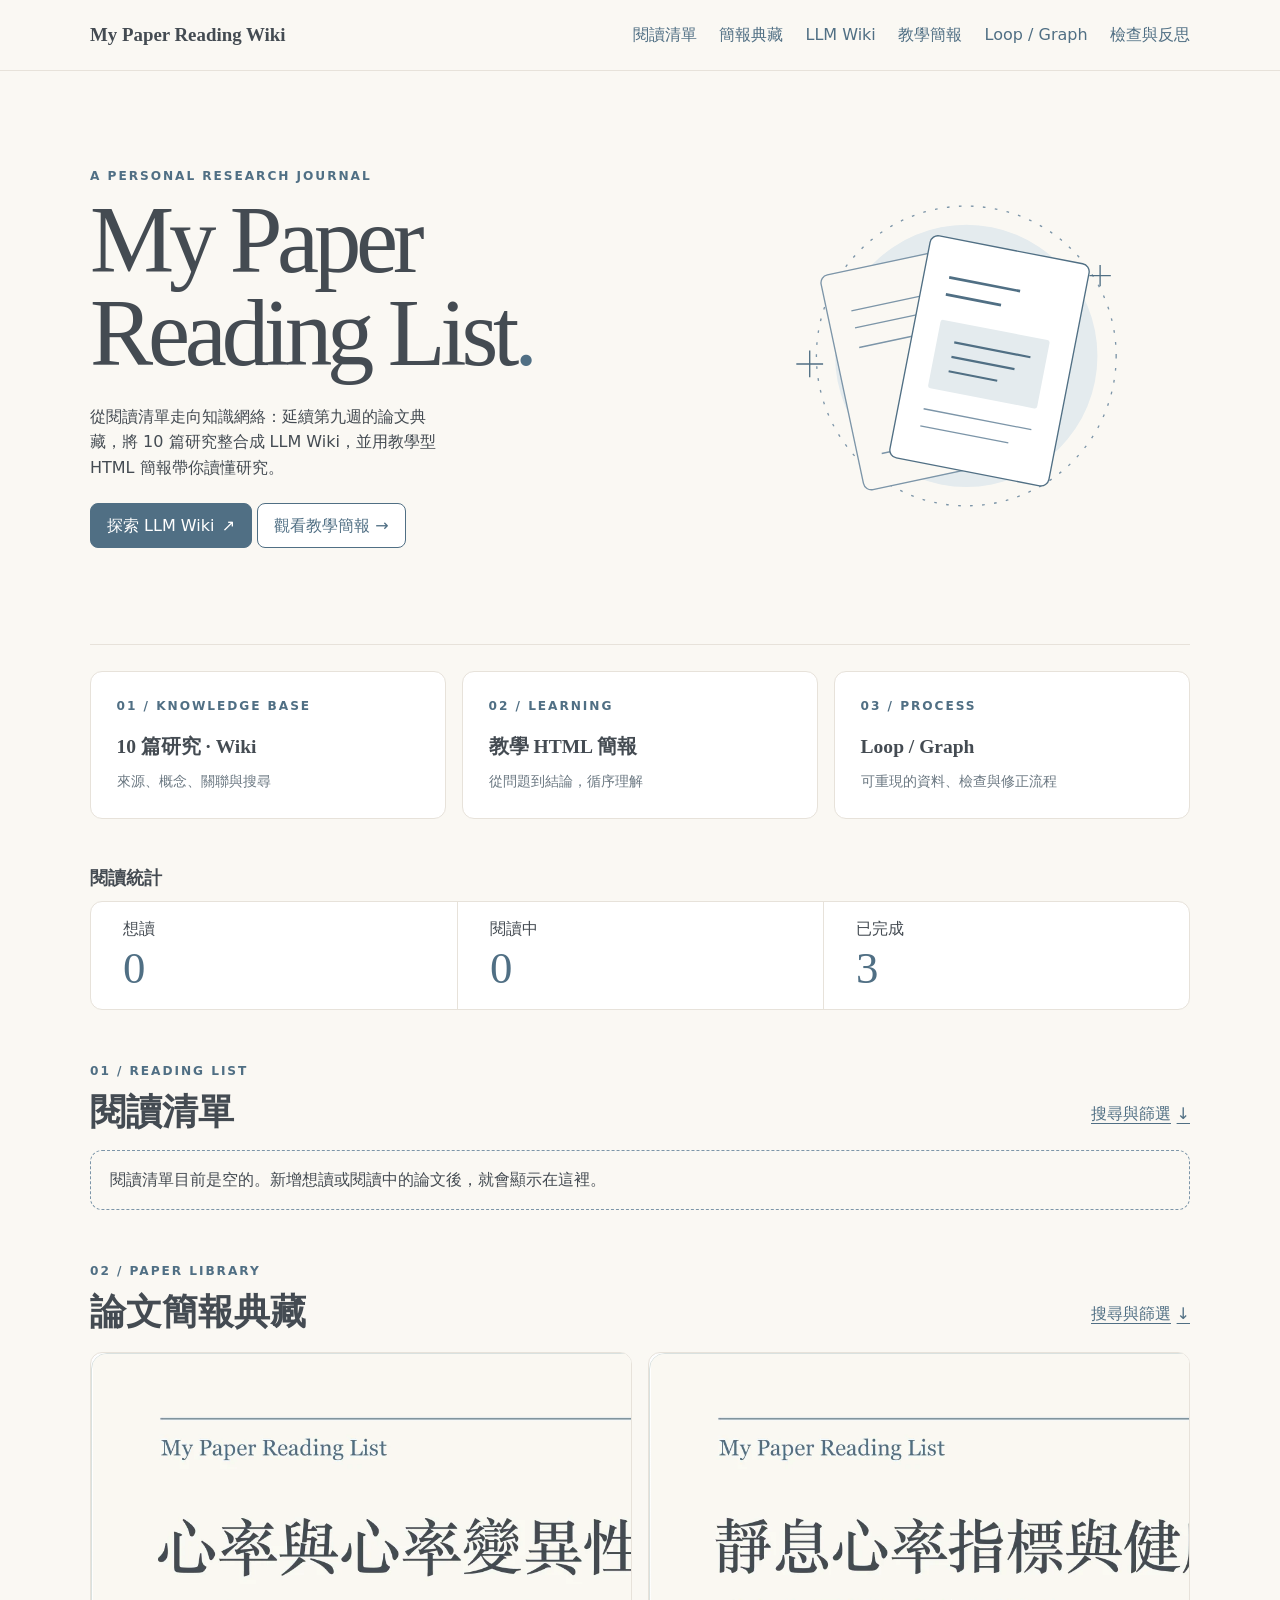
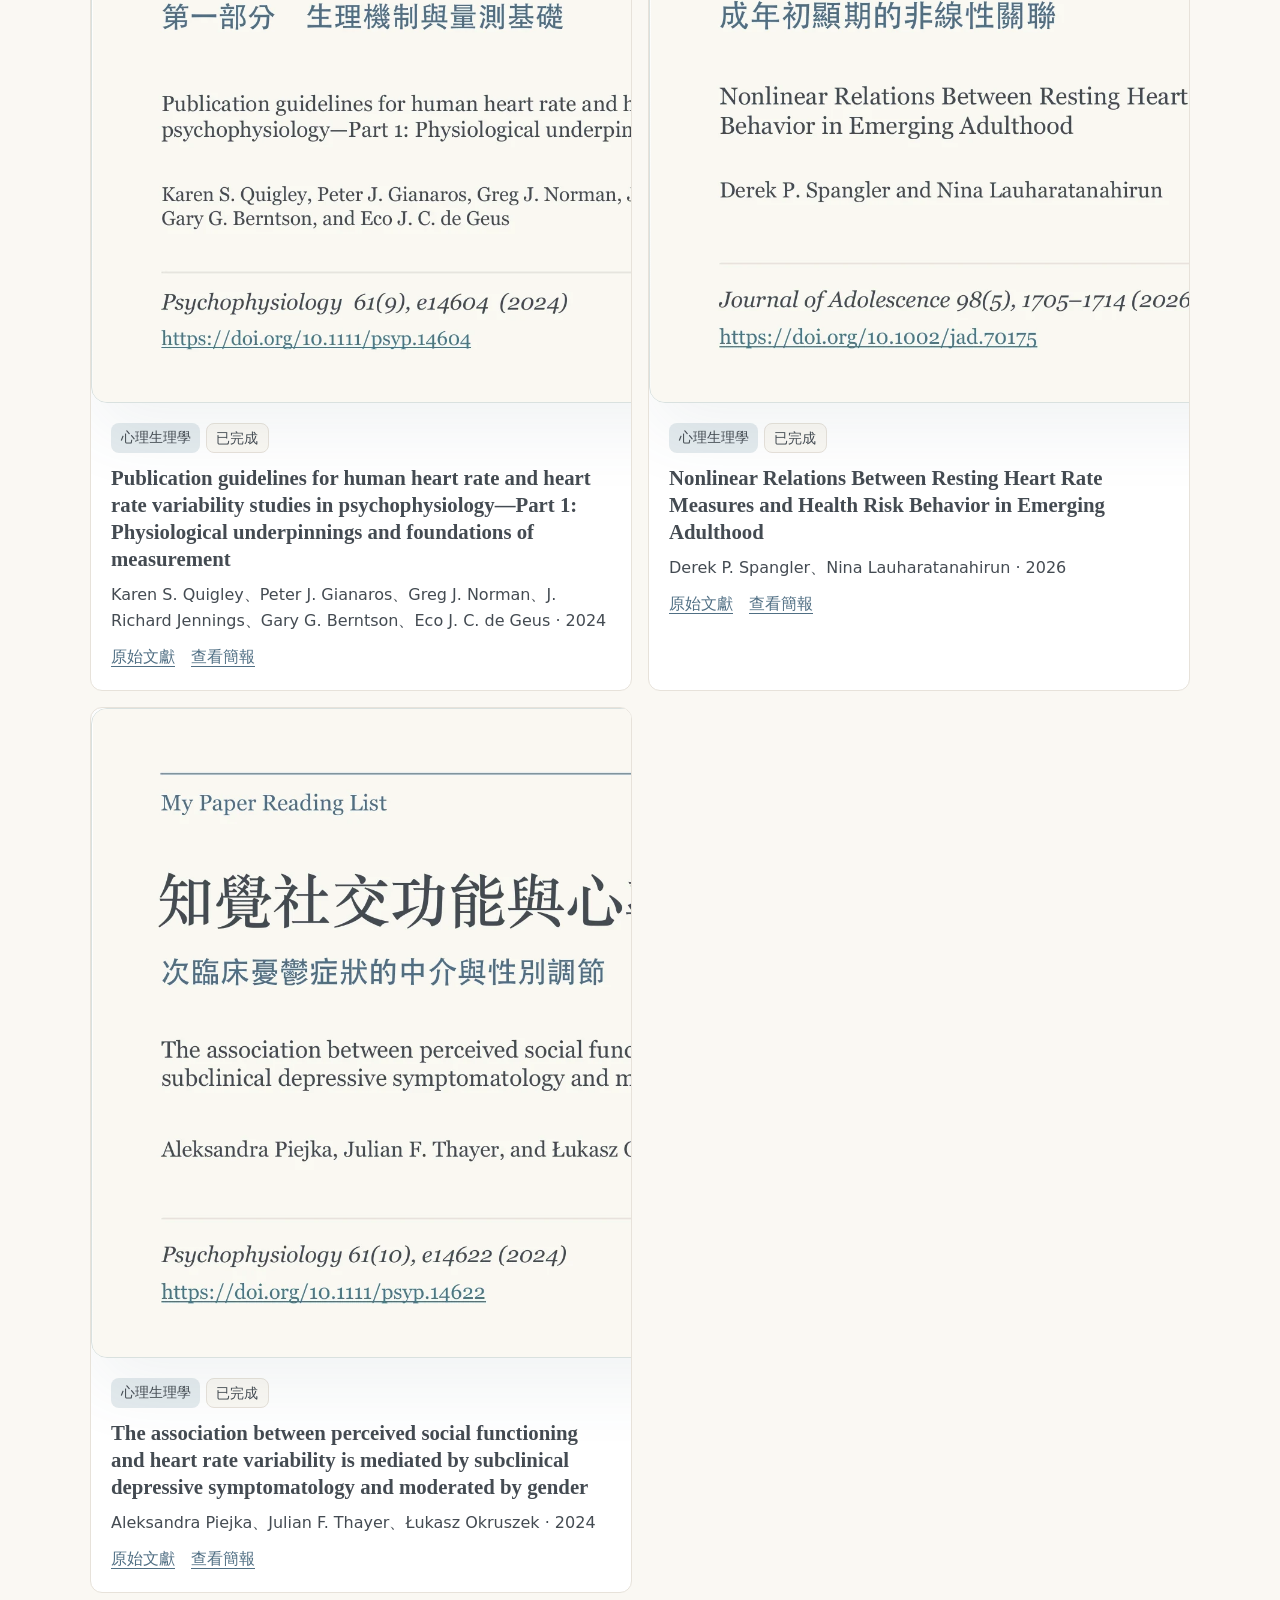
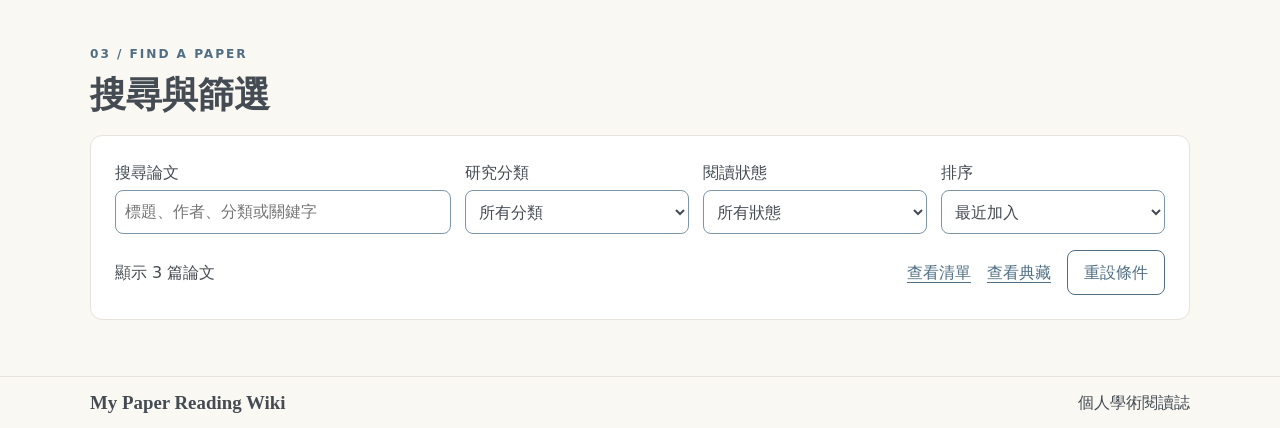
<file: HW10_My_Paper_Reading_Wiki/index.html>
<!doctype html>
<html lang="zh-Hant">
<head>
  <meta charset="utf-8">
  <meta name="viewport" content="width=device-width, initial-scale=1">
  <meta name="description" content="個人學術論文閱讀清單與簡報典藏。">
  <title>My Paper Reading Wiki</title>
  <link rel="stylesheet" href="./styles/main.css">
  <link rel="stylesheet" href="./styles/hw10.css">
  <script type="module" src="./scripts/app.js"></script>
</head>
<body>
  <a class="skip-link" href="#main">跳至主要內容</a>
  <header class="site-header">
    <div class="wrap header-inner">
      <a class="wordmark" href="./index.html" lang="en">My Paper Reading Wiki</a>
      <nav aria-label="主要導覽">
        <a href="#reading-list">閱讀清單</a>
        <a href="#paper-library">簡報典藏</a>
        <a href="./wiki.html">LLM Wiki</a>
        <a href="./slides.html">教學簡報</a>
        <a href="./workflow.html">Loop / Graph</a>
        <a href="./evaluation.html">檢查與反思</a>
      </nav>
    </div>
  </header>

  <main id="main" class="wrap">
    <section class="welcome" aria-labelledby="welcome-title">
      <div>
        <p class="eyebrow" lang="en">A PERSONAL RESEARCH JOURNAL</p>
        <h1 id="welcome-title" lang="en">My Paper<br>Reading List<span class="title-dot">.</span></h1>
        <p class="hero-description">從閱讀清單走向知識網絡：延續第九週的論文典藏，將 10 篇研究整合成 LLM Wiki，並用教學型 HTML 簡報帶你讀懂研究。</p>
        <a class="button" href="./wiki.html">探索 LLM Wiki <span aria-hidden="true">↗</span></a> <a class="button secondary" href="./slides.html">觀看教學簡報 →</a>
      </div>
      <div class="hero-art" aria-hidden="true">
        <svg viewBox="0 0 360 250" fill="none">
          <circle cx="193" cy="124" r="98" fill="#E4EBEE"/>
          <circle cx="193" cy="124" r="112" stroke="#7C95A8" stroke-dasharray="2 7"/>
          <g transform="rotate(-12 161 132)">
            <rect x="99" y="50" width="123" height="164" rx="6" fill="#FAF8F3" stroke="#7C95A8"/>
            <path d="M117 80H193M117 93H181M117 108H196M117 189H182" stroke="#7C95A8"/>
          </g>
          <g transform="rotate(11 209 132)">
            <rect x="149" y="43" width="121" height="169" rx="6" fill="#FFF" stroke="#506F84"/>
            <path d="M168 72H222M168 85H210" stroke="#506F84" stroke-width="2"/>
            <rect x="168" y="104" width="83" height="52" rx="2" fill="#E4EBEE"/>
            <path d="M181 119H239M181 130H229M181 141H218" stroke="#506F84" stroke-width="1.6"/>
            <path d="M168 172H250M168 185H235" stroke="#7C95A8"/>
          </g>
          <path d="M76 120V140M66 130H86M293 56V72M285 64H301" stroke="#506F84"/>
        </svg>
      </div>
    </section>

    <section class="hw10-highlights" aria-label="第十週新功能"><a href="./wiki.html"><span class="eyebrow">01 / KNOWLEDGE BASE</span><strong>10 篇研究 · Wiki</strong><span>來源、概念、關聯與搜尋</span></a><a href="./slides.html"><span class="eyebrow">02 / LEARNING</span><strong>教學 HTML 簡報</strong><span>從問題到結論，循序理解</span></a><a href="./workflow.html"><span class="eyebrow">03 / PROCESS</span><strong>Loop / Graph</strong><span>可重現的資料、檢查與修正流程</span></a></section><section class="stats-section" aria-labelledby="stats-title">
      <h2 id="stats-title" class="small-heading">閱讀統計</h2>
      <dl class="stats">
        <div><dt>想讀</dt><dd id="count-want-to-read">—</dd></div>
        <div><dt>閱讀中</dt><dd id="count-reading">—</dd></div>
        <div><dt>已完成</dt><dd id="count-completed">—</dd></div>
      </dl>
    </section>

    <noscript><p class="notice">請啟用 JavaScript 以讀取論文資料。</p></noscript>
    <p id="load-error" class="notice" role="alert" hidden></p>

    <section id="reading-list" class="collection" aria-labelledby="reading-title">
      <div class="section-heading">
        <div>
          <p class="eyebrow" lang="en">01 / READING LIST</p>
          <h2 id="reading-title">閱讀清單</h2>
        </div>
        <a class="jump-link" href="#filters">搜尋與篩選 <span aria-hidden="true">↓</span></a>
      </div>
      <div id="reading-results" class="card-grid"></div>
      <p id="reading-message" class="notice">正在讀取閱讀清單…</p>
    </section>

    <section id="paper-library" class="collection" aria-labelledby="library-title">
      <div class="section-heading">
        <div>
          <p class="eyebrow" lang="en">02 / PAPER LIBRARY</p>
          <h2 id="library-title">論文簡報典藏</h2>
        </div>
        <a class="jump-link" href="#filters">搜尋與篩選 <span aria-hidden="true">↓</span></a>
      </div>
      <div id="library-results" class="card-grid"></div>
      <p id="library-message" class="notice">正在讀取簡報典藏…</p>
    </section>

    <section id="filters" class="collection" aria-labelledby="filters-title">
      <p class="eyebrow" lang="en">03 / FIND A PAPER</p>
      <h2 id="filters-title">搜尋與篩選</h2>
      <form id="filter-form" class="filter-panel" role="search" aria-label="搜尋與篩選論文">
        <fieldset id="filter-fields" disabled>
          <legend class="sr-only">搜尋條件與排序</legend>
          <label class="search-field">搜尋論文
            <input id="query" type="search" placeholder="標題、作者、分類或關鍵字">
          </label>
          <label>研究分類
            <select id="category"><option value="">所有分類</option></select>
          </label>
          <label>閱讀狀態
            <select id="status">
              <option value="">所有狀態</option>
              <option value="want-to-read">想讀</option>
              <option value="reading">閱讀中</option>
              <option value="completed">已完成</option>
            </select>
          </label>
          <label>排序
            <select id="sort">
              <option value="added">最近加入</option>
              <option value="year">發表年份（由新到舊）</option>
              <option value="title">標題（升冪）</option>
            </select>
          </label>
        </fieldset>
        <div class="filter-actions">
          <p id="match-count" class="filter-count" role="status"></p>
          <div class="filter-links">
            <a href="#reading-list">查看清單</a>
            <a href="#paper-library">查看典藏</a>
          </div>
          <button id="reset-filters" class="button secondary" type="reset" disabled>重設條件</button>
        </div>
      </form>
    </section>
  </main>

  <footer class="site-footer">
    <div class="wrap footer-inner"><span lang="en">My Paper Reading Wiki</span><span>個人學術閱讀誌</span></div>
  </footer>
</body>
</html>
</file>
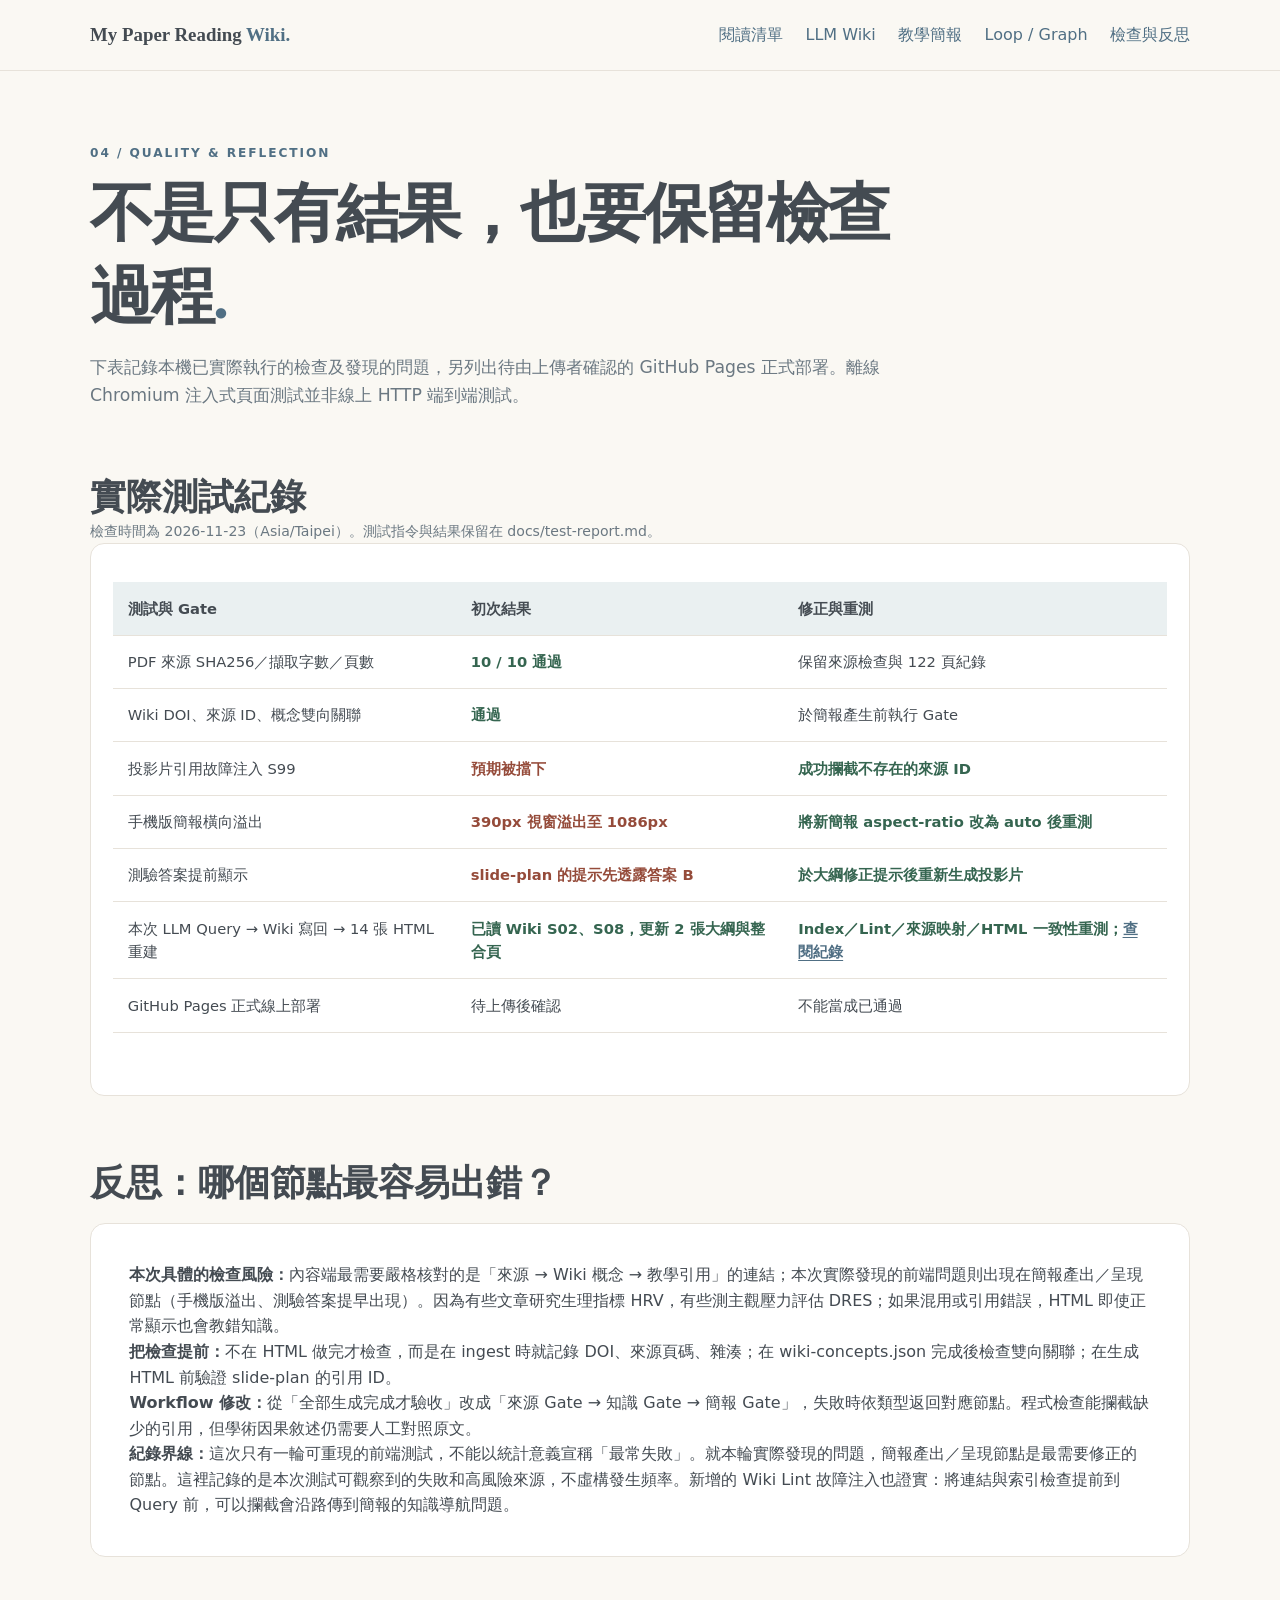
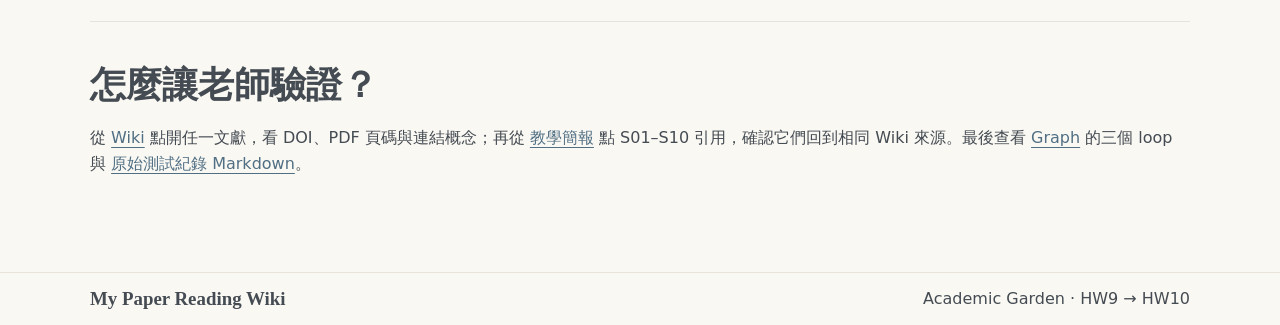
<file: HW10_My_Paper_Reading_Wiki/evaluation.html>
<!doctype html><html lang="zh-Hant"><head><meta charset="utf-8"><meta name="viewport" content="width=device-width,initial-scale=1"><title>測試與反思 | My Paper Reading Wiki</title><link rel="stylesheet" href="./styles/main.css"><link rel="stylesheet" href="./styles/hw10.css"></head><body><a class="skip-link" href="#main">跳至主要內容</a><header class="site-header"><div class="wrap header-inner"><a class="wordmark" href="./index.html">My Paper Reading <span class="text-accent">Wiki.</span></a><nav aria-label="主要導覽"><a href="./index.html">閱讀清單</a><a href="./wiki.html">LLM Wiki</a><a href="./slides.html">教學簡報</a><a href="./workflow.html">Loop / Graph</a><a href="./evaluation.html">檢查與反思</a></nav></div></header><main id="main" class="wrap"><section class="page-intro"><p class="eyebrow">04 / QUALITY & REFLECTION</p><h1>不是只有結果，也要保留檢查過程<span class="text-accent">.</span></h1><p>下表記錄本機已實際執行的檢查及發現的問題，另列出待由上傳者確認的 GitHub Pages 正式部署。離線 Chromium 注入式頁面測試並非線上 HTTP 端到端測試。</p></section><section class="section-space"><h2>實際測試紀錄</h2><p class="small-note">檢查時間為 2026-11-23（Asia/Taipei）。測試指令與結果保留在 docs/test-report.md。</p><div id="records-slot"><div class="diagram"><table class="data-table"><thead><tr><th>測試與 Gate</th><th>初次結果</th><th>修正與重測</th></tr></thead><tbody>
<tr><td>PDF 來源 SHA256／擷取字數／頁數</td><td class="pass">10 / 10 通過</td><td>保留來源檢查與 122 頁紀錄</td></tr>
<tr><td>Wiki DOI、來源 ID、概念雙向關聯</td><td class="pass">通過</td><td>於簡報產生前執行 Gate</td></tr>
<tr><td>投影片引用故障注入 S99</td><td class="fail">預期被擋下</td><td class="pass">成功攔截不存在的來源 ID</td></tr>
<tr><td>手機版簡報橫向溢出</td><td class="fail">390px 視窗溢出至 1086px</td><td class="pass">將新簡報 aspect-ratio 改為 auto 後重測</td></tr>
<tr><td>測驗答案提前顯示</td><td class="fail">slide-plan 的提示先透露答案 B</td><td class="pass">於大綱修正提示後重新生成投影片</td></tr>
<tr><td>本次 LLM Query → Wiki 寫回 → 14 張 HTML 重建</td><td class="pass">已讀 Wiki S02、S08，更新 2 張大綱與整合頁</td><td class="pass">Index／Lint／來源映射／HTML 一致性重測；<a href="./docs/llm-query-trace.md">查閱紀錄</a></td></tr>
<tr><td>GitHub Pages 正式線上部署</td><td>待上傳後確認</td><td>不能當成已通過</td></tr></tbody></table></div></div></section><section class="section-space"><h2>反思：哪個節點最容易出錯？</h2><div class="wiki-detail"><p><strong>本次具體的檢查風險：</strong>內容端最需要嚴格核對的是「來源 → Wiki 概念 → 教學引用」的連結；本次實際發現的前端問題則出現在簡報產出／呈現節點（手機版溢出、測驗答案提早出現）。因為有些文章研究生理指標 HRV，有些測主觀壓力評估 DRES；如果混用或引用錯誤，HTML 即使正常顯示也會教錯知識。</p><p><strong>把檢查提前：</strong>不在 HTML 做完才檢查，而是在 ingest 時就記錄 DOI、來源頁碼、雜湊；在 wiki-concepts.json 完成後檢查雙向關聯；在生成 HTML 前驗證 slide-plan 的引用 ID。</p><p><strong>Workflow 修改：</strong>從「全部生成完成才驗收」改成「來源 Gate → 知識 Gate → 簡報 Gate」，失敗時依類型返回對應節點。程式檢查能攔截缺少的引用，但學術因果敘述仍需要人工對照原文。</p><p><strong>紀錄界線：</strong>這次只有一輪可重現的前端測試，不能以統計意義宣稱「最常失敗」。就本輪實際發現的問題，簡報產出／呈現節點是最需要修正的節點。這裡記錄的是本次測試可觀察到的失敗和高風險來源，不虛構發生頻率。新增的 Wiki Lint 故障注入也證實：將連結與索引檢查提前到 Query 前，可以攔截會沿路傳到簡報的知識導航問題。</p></div></section><section class="closure"><h2>怎麼讓老師驗證？</h2><p>從 <a href="./wiki.html">Wiki</a> 點開任一文獻，看 DOI、PDF 頁碼與連結概念；再從 <a href="./slides.html">教學簡報</a> 點 S01–S10 引用，確認它們回到相同 Wiki 來源。最後查看 <a href="./workflow.html">Graph</a> 的三個 loop 與 <a href="./docs/test-report.md">原始測試紀錄 Markdown</a>。</p></section></main><footer class="site-footer"><div class="wrap footer-inner"><span>My Paper Reading Wiki</span><span>Academic Garden · HW9 → HW10</span></div></footer></body></html>
</file>
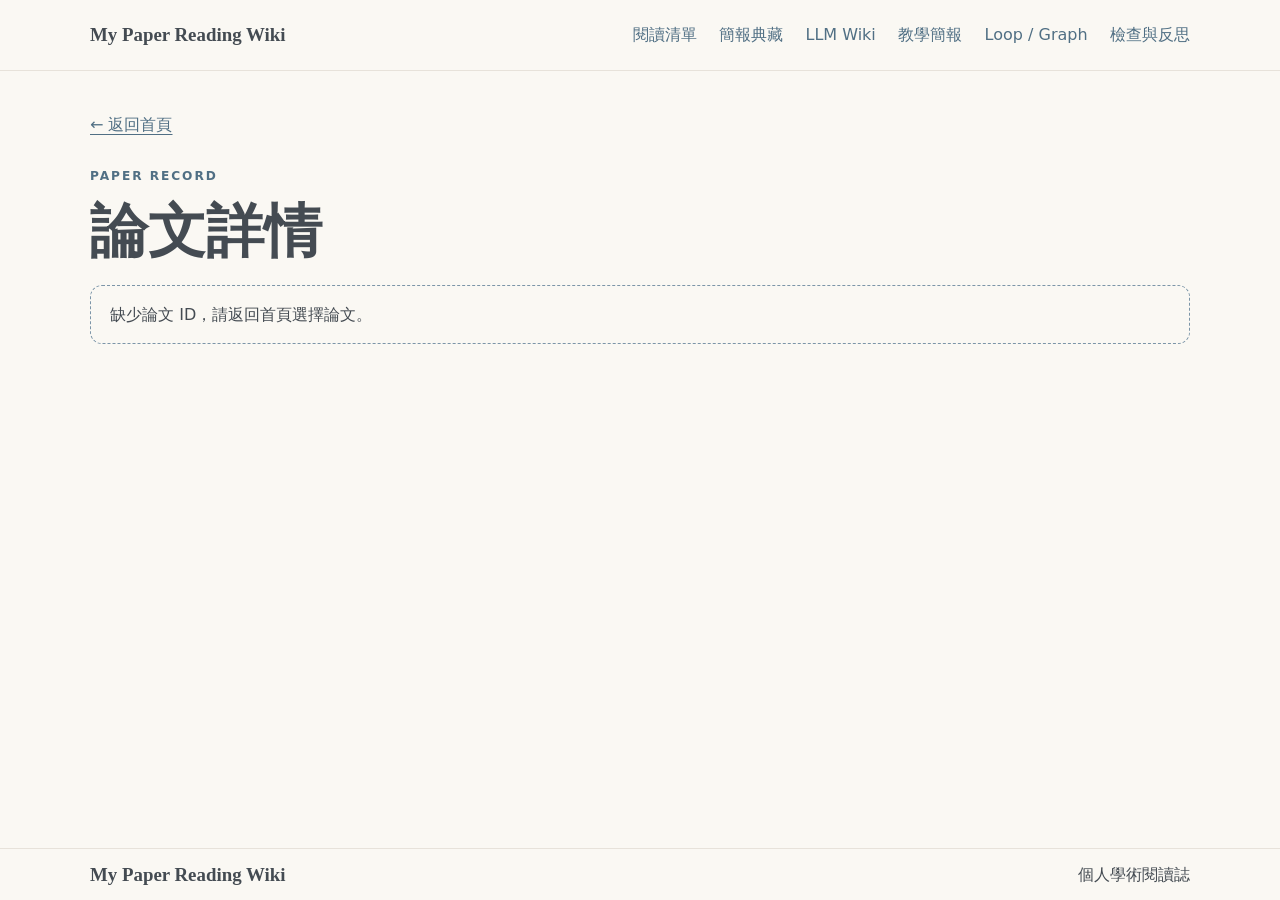
<file: HW10_My_Paper_Reading_Wiki/paper.html>
<!doctype html>
<html lang="zh-Hant">
<head>
  <meta charset="utf-8">
  <meta name="viewport" content="width=device-width, initial-scale=1">
  <title>論文詳情 | My Paper Reading Wiki</title>
  <link rel="stylesheet" href="./styles/main.css">
  <link rel="stylesheet" href="./styles/hw10.css">
  <script type="module" src="./scripts/paper.js"></script>
</head>
<body>
  <a class="skip-link" href="#main">跳至主要內容</a>
  <header class="site-header">
    <div class="wrap header-inner">
      <a class="wordmark" href="./index.html" lang="en">My Paper Reading Wiki</a>
      <nav aria-label="主要導覽">
        <a href="./index.html#reading-list">閱讀清單</a>
        <a href="./index.html#paper-library">簡報典藏</a>
        <a href="./wiki.html">LLM Wiki</a>
        <a href="./slides.html">教學簡報</a>
        <a href="./workflow.html">Loop / Graph</a>
        <a href="./evaluation.html">檢查與反思</a>
      </nav>
    </div>
  </header>
  <main id="main" class="wrap detail">
    <a class="jump-link" href="./index.html">← 返回首頁</a>
    <p class="eyebrow" lang="en">PAPER RECORD</p>
    <h1 id="detail-title">論文詳情</h1>
    <p id="detail-message" class="notice" role="status">正在讀取論文資料…</p>
    <noscript><p class="notice">請啟用 JavaScript 以讀取論文資料。</p></noscript>
    <article id="paper-content" hidden aria-labelledby="detail-title">
      <dl class="bibliography">
        <div><dt>作者</dt><dd id="paper-authors"></dd></div>
        <div><dt>年份</dt><dd id="paper-year"></dd></div>
        <div><dt>研究分類</dt><dd id="paper-category"></dd></div>
        <div><dt>閱讀狀態</dt><dd id="paper-status"></dd></div>
      </dl>
      <a id="paper-source" class="button">閱讀原始文獻 <span aria-hidden="true">↗</span></a>
      <p id="unpublished-note" class="notice" hidden>摘要與簡報尚未發布。</p>
      <div id="published-content" hidden>
        <section class="summary-panel" aria-labelledby="summary-title">
          <h2 id="summary-title">論文摘要</h2>
          <p id="paper-summary"></p>
        </section>
        <section id="presentation" class="presentation" aria-labelledby="presentation-title">
          <h2 id="presentation-title">論文簡報</h2>
          <figure class="player">
            <div id="slide-stage" class="slide-stage">
              <p id="slide-message" role="status" hidden></p>
            </div>
            <figcaption class="player-controls">
              <button id="previous-slide" class="button secondary" type="button">← 上一頁</button>
              <span id="slide-count" aria-live="polite"></span>
              <button id="next-slide" class="button secondary" type="button">下一頁 →</button>
            </figcaption>
          </figure>
        </section>
      </div>
    </article>
  </main>
  <footer class="site-footer">
    <div class="wrap footer-inner"><span lang="en">My Paper Reading Wiki</span><span>個人學術閱讀誌</span></div>
  </footer>
</body>
</html>
</file>
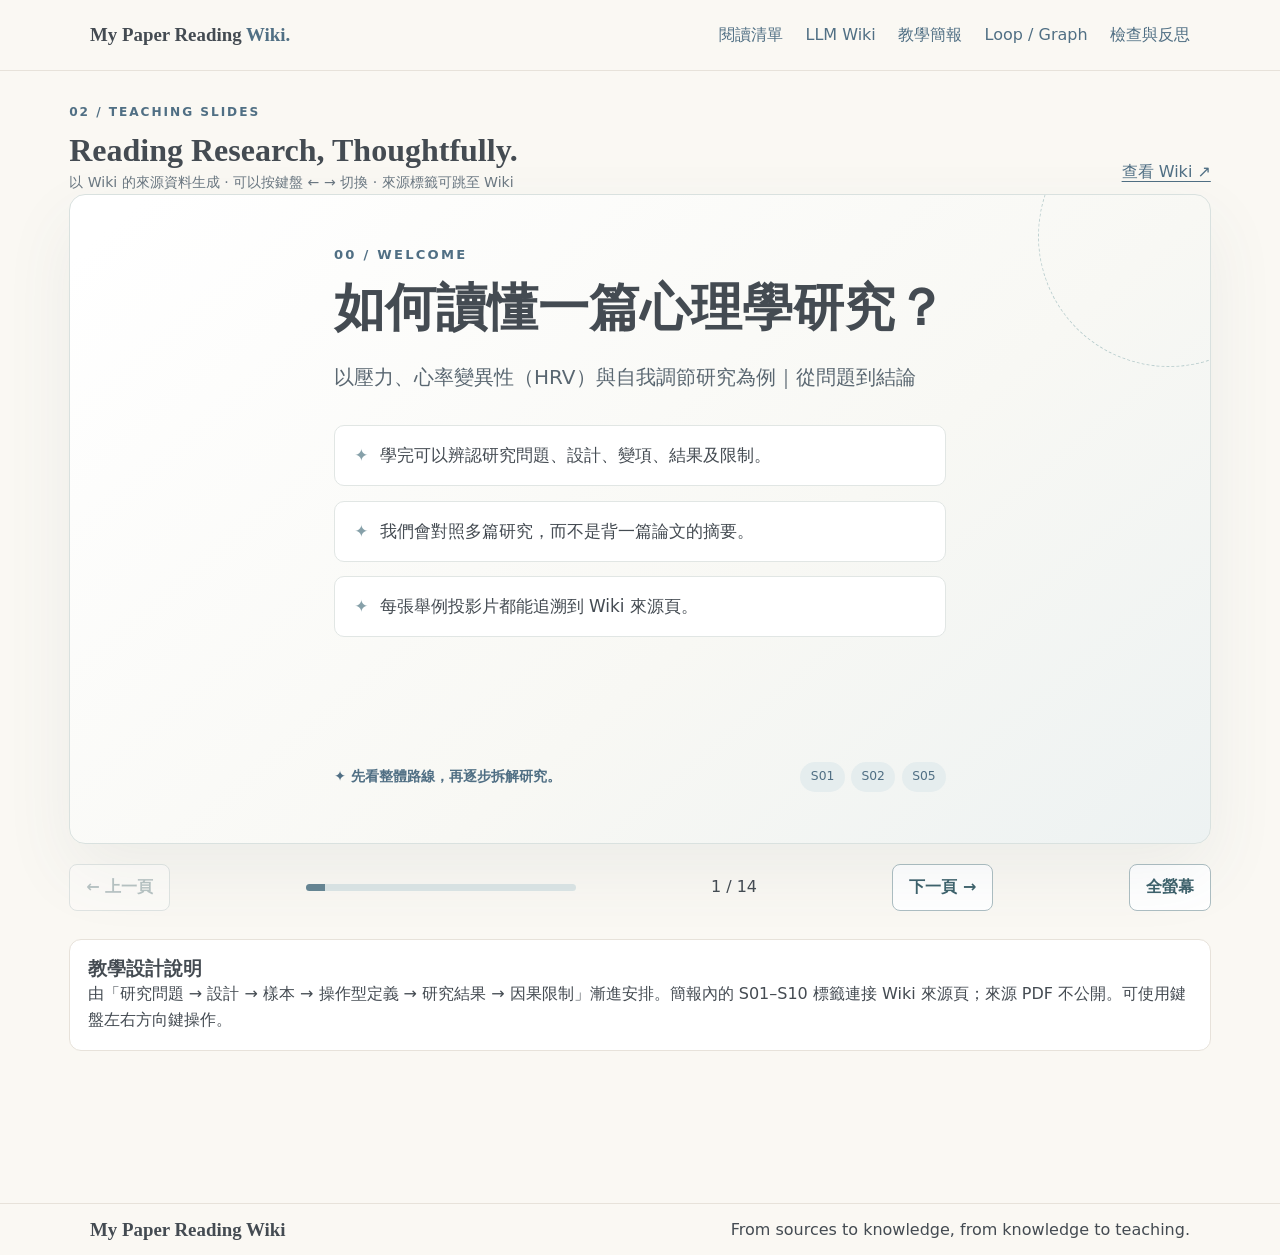
<file: HW10_My_Paper_Reading_Wiki/slides.html>
<!doctype html><html lang="zh-Hant"><head><meta charset="utf-8"><meta name="viewport" content="width=device-width,initial-scale=1"><meta name="theme-color" content="#faf8f3"><title>教學型 HTML 簡報 | My Paper Reading Wiki</title><link rel="stylesheet" href="./styles/main.css"><link rel="stylesheet" href="./styles/hw10.css"></head><body><a class="skip-link" href="#main">跳至主要內容</a><header class="site-header"><div class="wrap header-inner"><a class="wordmark" href="./index.html">My Paper Reading <span class="text-accent">Wiki.</span></a><nav aria-label="主要導覽"><a href="./index.html">閱讀清單</a><a href="./wiki.html">LLM Wiki</a><a href="./slides.html">教學簡報</a><a href="./workflow.html">Loop / Graph</a><a href="./evaluation.html">檢查與反思</a></nav></div></header><main id="main"><div class="slides-root"><div class="section-heading"><div><p class="eyebrow">02 / TEACHING SLIDES</p><h1 class="slides-heading">Reading Research, Thoughtfully.</h1><p class="small-note">以 Wiki 的來源資料生成 · 可以按鍵盤 ← → 切換 · 來源標籤可跳至 Wiki</p></div><a class="jump-link" href="./wiki.html">查看 Wiki ↗</a></div><div class="slide-stage" id="slide-stage"><section class="teaching-slide" data-slide="0" aria-label="第 1 張：如何讀懂一篇心理學研究？"><p class="slide-label">00 / WELCOME</p><h2>如何讀懂一篇心理學研究？</h2><p class="slide-lead">以壓力、心率變異性（HRV）與自我調節研究為例｜從問題到結論</p><ul class="slide-points"><li>學完可以辨認研究問題、設計、變項、結果及限制。</li><li>我們會對照多篇研究，而不是背一篇論文的摘要。</li><li>每張舉例投影片都能追溯到 Wiki 來源頁。</li></ul><div class="slide-bottom"><p class="slide-tip">✦ 先看整體路線，再逐步拆解研究。</p><div class="slide-cites" aria-label="Wiki 來源"><a href="./wiki.html?source=S01#wiki-detail" title="Schiweck et al. DOI 10.3389/fpsyt.2022.869608">S01</a><a href="./wiki.html?source=S02#wiki-detail" title="Schmid et al. DOI 10.1038/s41598-024-74873-9">S02</a><a href="./wiki.html?source=S05#wiki-detail" title="Rey et al. DOI 10.3389/fpsyg.2025.1579759">S05</a></div></div></section><section class="teaching-slide" data-slide="1" aria-label="第 2 張：讀論文，不必從第一個字硬讀到最後"><p class="slide-label">01 / ROADMAP</p><h2>讀論文，不必從第一個字硬讀到最後</h2><p class="slide-lead">建議路線：先目的，再方法，接著看證據，最後評估限制。</p><ul class="slide-points"><li>① Abstract／Introduction：研究想回答什麼？</li><li>② Methods：作者用什麼設計、樣本及指標？</li><li>③ Results：資料實際顯示什麼？</li><li>④ Discussion／Limitations：哪些解釋仍有不確定性？</li></ul><div class="slide-bottom"><p class="slide-tip">✦ 把論文轉成「問題 → 方法 → 結果 → 限制」四格。</p><div class="slide-cites" aria-label="Wiki 來源"></div></div></section><section class="teaching-slide" data-slide="2" aria-label="第 3 張：第一問：這篇研究的問題是什麼？"><p class="slide-label">02 / QUESTION</p><h2>第一問：這篇研究的問題是什麼？</h2><p class="slide-lead">研究缺口（Research Gap）讓讀者知道：為何需要這個研究。</p><ul class="slide-points"><li>S02：過去多在實驗室研究 HRV；作者轉向日常生活的時間壓力。</li><li>S04：模擬緊急事件是否能重現真實臨床壓力反應？</li><li>先用自己的話寫成一句疑問，再看方法是否對得上問題。</li></ul><div class="slide-bottom"><p class="slide-tip">✦ 看到前言時：圈出研究缺口、研究目的及假設。</p><div class="slide-cites" aria-label="Wiki 來源"><a href="./wiki.html?source=S02#wiki-detail" title="Schmid et al. DOI 10.1038/s41598-024-74873-9">S02</a><a href="./wiki.html?source=S04#wiki-detail" title="Peek et al. DOI 10.1111/medu.15155">S04</a></div></div></section><section class="teaching-slide" data-slide="3" aria-label="第 4 張：第二問：這是什麼研究設計？"><p class="slide-label">03 / DESIGN</p><h2>第二問：這是什麼研究設計？</h2><p class="slide-lead">不同設計能支持的推論不一樣。</p><ul class="slide-points"><li>S07：橫斷設計，同時看睡眠品質、憂鬱症狀與 24 小時 HRV。</li><li>S03：兩種介入隨機分組，採僅後測設計。</li><li>S02：EMA 多次記錄日常情境，可分析個人內在變化。</li></ul><div class="slide-bottom"><p class="slide-tip">✦ 不要因為有「顯著差異」，就自動稱為因果證據。</p><div class="slide-cites" aria-label="Wiki 來源"><a href="./wiki.html?source=S07#wiki-detail" title="Guo et al. DOI 10.3389/fpsyt.2021.781673">S07</a><a href="./wiki.html?source=S03#wiki-detail" title="Andorfer et al. DOI 10.3389/fpsyt.2023.1098122">S03</a><a href="./wiki.html?source=S02#wiki-detail" title="Schmid et al. DOI 10.1038/s41598-024-74873-9">S02</a></div></div></section><section class="teaching-slide" data-slide="4" aria-label="第 5 張：第三問：研究的是誰？有多少人？"><p class="slide-label">04 / SAMPLE</p><h2>第三問：研究的是誰？有多少人？</h2><p class="slide-lead">樣本大小與招募範圍會影響推論可靠性及外推性。</p><ul class="slide-points"><li>S04：僅 12 位臨床訓練人員，情境細緻但推廣要保守。</li><li>S06：845 位大學生，適合研究青年族群，不能直接代表所有年齡層。</li><li>S01：研究包含 59 名女性，不能直接假設結果同樣適用男性。</li></ul><div class="slide-bottom"><p class="slide-tip">✦ 記錄 n、年齡、性別、招募來源及比較組。</p><div class="slide-cites" aria-label="Wiki 來源"><a href="./wiki.html?source=S04#wiki-detail" title="Peek et al. DOI 10.1111/medu.15155">S04</a><a href="./wiki.html?source=S06#wiki-detail" title="Li et al. DOI 10.3390/s24134203">S06</a><a href="./wiki.html?source=S01#wiki-detail" title="Schiweck et al. DOI 10.3389/fpsyt.2022.869608">S01</a></div></div></section><section class="teaching-slide" data-slide="5" aria-label="第 6 張：第四問：「壓力」到底怎麼測量？"><p class="slide-label">05 / MEASUREMENT</p><h2>第四問：「壓力」到底怎麼測量？</h2><p class="slide-lead">操作型定義（Operationalization）是把抽象概念轉成可觀察資料。</p><ul class="slide-points"><li>HR／HRV：心臟生理指標；S08 還同時測量皮膚電傳導。</li><li>DRES：需求與資源的主觀評估；S05 用於音樂演出情境。</li><li>這些指標各有意義，不能把 HRV、焦慮量表和 DRES 當成同一變數。</li></ul><div class="slide-bottom"><p class="slide-tip">✦ 寫出「概念 → 指標 → 儀器／量表」。</p><div class="slide-cites" aria-label="Wiki 來源"><a href="./wiki.html?source=S08#wiki-detail" title="Zekioğlu et al. DOI 10.3390/bs16060912">S08</a><a href="./wiki.html?source=S05#wiki-detail" title="Rey et al. DOI 10.3389/fpsyg.2025.1579759">S05</a><a href="./wiki.html?source=S04#wiki-detail" title="Peek et al. DOI 10.1111/medu.15155">S04</a></div></div></section><section class="teaching-slide" data-slide="6" aria-label="第 7 張：HRV 是什麼？為什麼要小心解讀？"><p class="slide-label">06 / HRV</p><h2>HRV 是什麼？為什麼要小心解讀？</h2><p class="slide-lead">HRV 描述心跳間隔的變化，不是一個通用的「壓力分數」。</p><ul class="slide-points"><li>S02：在日常生活時間壓力的 EMA 研究中，HRV 傾向降低。</li><li>S08：學生運動員執行短期認知挑戰時，RMSSD 與高頻 HRV 反而升高。</li><li>兩篇研究的情境、樣本、時間尺度與指標不相同；比較前先核對 Methods。</li></ul><div class="slide-bottom"><p class="slide-tip">✦ 讀 HRV 時先核對「測量指標、樣本、作業情境、時間點」，不要視為萬用壓力分數。</p><div class="slide-cites" aria-label="Wiki 來源"><a href="./wiki.html?source=S02#wiki-detail" title="Schmid et al. DOI 10.1038/s41598-024-74873-9">S02</a><a href="./wiki.html?source=S08#wiki-detail" title="Zekioğlu et al. DOI 10.3390/bs16060912">S08</a></div></div></section><section class="teaching-slide" data-slide="7" aria-label="第 8 張：DRES：另一種理解壓力的視角"><p class="slide-label">07 / DRES</p><h2>DRES：另一種理解壓力的視角</h2><p class="slide-lead">Challenge／Threat Appraisal：情境需求與自身資源如何被評估。</p><ul class="slide-points"><li>S05：公開表演及較高音樂表演焦慮，與較低 DRES 有關。</li><li>S10：電競選手自我調節程度與挑戰評估、表現關聯。</li><li>DRES 不等於生理指標，因此不能由 DRES 直接推導 HRV 數值。</li></ul><div class="slide-bottom"><p class="slide-tip">✦ 比較不同論文之前，先確認是否測量同一個概念。</p><div class="slide-cites" aria-label="Wiki 來源"><a href="./wiki.html?source=S05#wiki-detail" title="Rey et al. DOI 10.3389/fpsyg.2025.1579759">S05</a><a href="./wiki.html?source=S10#wiki-detail" title="Trotter et al. DOI 10.3389/fpsyg.2023.1265778">S10</a></div></div></section><section class="teaching-slide" data-slide="8" aria-label="第 9 張：讀 Results，要分清楚「有」與「沒有」"><p class="slide-label">08 / RESULTS</p><h2>讀 Results，要分清楚「有」與「沒有」</h2><p class="slide-lead">不只看 p 值，也看方向、大小與沒有達顯著的結果。</p><ul class="slide-points"><li>S03：多重檢定校正後，MSC 與 PMR 並未顯示顯著組間差異。</li><li>S07：整體睡眠分數與 HRV 不顯著；部分睡眠干擾子指標有關聯。</li><li>「未達顯著」不等於證明無效果，「顯著」也不等於效果很大。</li></ul><div class="slide-bottom"><p class="slide-tip">✦ 把有顯著及未達顯著的結果都寫進筆記。</p><div class="slide-cites" aria-label="Wiki 來源"><a href="./wiki.html?source=S03#wiki-detail" title="Andorfer et al. DOI 10.3389/fpsyt.2023.1098122">S03</a><a href="./wiki.html?source=S07#wiki-detail" title="Guo et al. DOI 10.3389/fpsyt.2021.781673">S07</a></div></div></section><section class="teaching-slide" data-slide="9" aria-label="第 10 張：研究結果不一樣，一定有人錯嗎？"><p class="slide-label">09 / CONTRADICTIONS</p><h2>研究結果不一樣，一定有人錯嗎？</h2><p class="slide-lead">先找「差異為什麼存在」，而不是急著選一篇相信。</p><ul class="slide-points"><li>S02 觀察日常時間壓力；S08 觀察短期 Stroop／心算挑戰，研究問題不完全相同。</li><li>S08 同時觀察 HR、SCL、RMSSD 與高頻 HRV；不同指標不可混為單一壓力分數。</li><li>在判斷兩篇是否矛盾之前，先比較操作型定義、量測時間、樣本與研究限制。</li></ul><div class="slide-bottom"><p class="slide-tip">✦ 結果方向不一致時，先回到 Methods 和 Wiki 的來源頁，而不是挑一篇相信。</p><div class="slide-cites" aria-label="Wiki 來源"><a href="./wiki.html?source=S02#wiki-detail" title="Schmid et al. DOI 10.1038/s41598-024-74873-9">S02</a><a href="./wiki.html?source=S08#wiki-detail" title="Zekioğlu et al. DOI 10.3390/bs16060912">S08</a></div></div></section><section class="teaching-slide" data-slide="10" aria-label="第 11 張：模型能預測，不代表可以診斷"><p class="slide-label">10 / PREDICTION</p><h2>模型能預測，不代表可以診斷</h2><p class="slide-lead">研究結果是否能用在真實世界，是不同的問題。</p><ul class="slide-points"><li>S06 以運動及恢復期 HRV 資料訓練 MLP 來預測焦慮與憂鬱量表類別。</li><li>模型使用五折交叉驗證；不同類別有不同的分類準確率。</li><li>預測效能不等於臨床確診，更不能由相關模型推定原因。</li></ul><div class="slide-bottom"><p class="slide-tip">✦ 看到 accuracy，請追問外部驗證、基準模型及類別平衡。</p><div class="slide-cites" aria-label="Wiki 來源"><a href="./wiki.html?source=S06#wiki-detail" title="Li et al. DOI 10.3390/s24134203">S06</a></div></div></section><section class="teaching-slide" data-slide="11" aria-label="第 12 張：最後一問：作者到底能下什麼結論？"><p class="slide-label">11 / CAUSALITY</p><h2>最後一問：作者到底能下什麼結論？</h2><p class="slide-lead">把「結果」和「機制解釋」分成兩句，是批判閱讀的基本功。</p><ul class="slide-points"><li>S09：憂鬱症狀和心率變化有觀察性關聯，不等於症狀造成變化。</li><li>S01：第二次壓力反應減弱；「可能是耗竭」仍是一種解釋。</li><li>使用「觀察到」「相關」「可能」等語詞，與研究設計相符。</li></ul><div class="slide-bottom"><p class="slide-tip">✦ 你能說明研究「沒有證明」什麼嗎？</p><div class="slide-cites" aria-label="Wiki 來源"><a href="./wiki.html?source=S09#wiki-detail" title="Lutin et al. DOI 10.3389/fpsyt.2022.1022298">S09</a><a href="./wiki.html?source=S01#wiki-detail" title="Schiweck et al. DOI 10.3389/fpsyt.2022.869608">S01</a></div></div></section><section class="teaching-slide" data-slide="12" aria-label="第 13 張：小測驗：哪一種解讀更可靠？"><p class="slide-label">12 / PRACTICE</p><h2>小測驗：哪一種解讀更可靠？</h2><p class="slide-lead">S07 的睡眠研究：整體 PSQI 與 HRV 關聯未達顯著，部分子量表有相關。</p><ul class="slide-points"><li>A. 所以睡眠完全不影響心臟。</li><li>B. 整體指標沒有顯著相關，但部分子向度有關聯，還需進一步研究。</li><li>C. 因為是相關研究，所以已證明睡眠造成 HRV 改變。</li></ul><div class="quiz-box"><button type="button" class="mini-button" id="quiz-answer">檢查我的答案</button><p id="quiz-feedback" class="quiz-feedback" role="status" aria-live="polite"></p></div><div class="slide-bottom"><p class="slide-tip">✦ 先選一個選項，再按「檢查我的答案」；思考另外兩個說法為何不可靠。</p><div class="slide-cites" aria-label="Wiki 來源"><a href="./wiki.html?source=S07#wiki-detail" title="Guo et al. DOI 10.3389/fpsyt.2021.781673">S07</a></div></div></section><section class="teaching-slide" data-slide="13" aria-label="第 14 張：帶走這張讀論文檢查卡"><p class="slide-label">13 / SUMMARY</p><h2>帶走這張讀論文檢查卡</h2><p class="slide-lead">每篇論文都能套用的六個提問。</p><ul class="slide-points"><li>研究問題是否清楚？研究設計能否回答？</li><li>樣本與測量如何定義？結果哪些顯著、哪些沒有？</li><li>作者的結論有沒有超出資料？哪些來源頁支持我的教學主張？</li></ul><div class="slide-bottom"><p class="slide-tip">✦ 回到 Wiki，任選一篇研究練習六問，並留下 DOI 與頁碼。</p><div class="slide-cites" aria-label="Wiki 來源"><a href="./wiki.html?source=S01#wiki-detail" title="Schiweck et al. DOI 10.3389/fpsyt.2022.869608">S01</a><a href="./wiki.html?source=S03#wiki-detail" title="Andorfer et al. DOI 10.3389/fpsyt.2023.1098122">S03</a><a href="./wiki.html?source=S07#wiki-detail" title="Guo et al. DOI 10.3389/fpsyt.2021.781673">S07</a><a href="./wiki.html?source=S08#wiki-detail" title="Zekioğlu et al. DOI 10.3390/bs16060912">S08</a></div></div></section></div><div class="slide-toolbar"><button id="slide-prev" type="button">← 上一頁</button><div class="slide-meter" aria-hidden="true"><div id="slide-meter-bar" style="width:7%"></div></div><span id="slide-indicator" aria-live="polite">1 / 14</span><button id="slide-next" type="button">下一頁 →</button><button id="slide-fullscreen" type="button">全螢幕</button></div><div class="note-box"><h3>教學設計說明</h3><p>由「研究問題 → 設計 → 樣本 → 操作型定義 → 研究結果 → 因果限制」漸進安排。簡報內的 S01–S10 標籤連接 Wiki 來源頁；來源 PDF 不公開。可使用鍵盤左右方向鍵操作。</p></div></div></main><script src="./scripts/slides.js" defer></script><footer class="site-footer"><div class="wrap footer-inner"><span>My Paper Reading Wiki</span><span>From sources to knowledge, from knowledge to teaching.</span></div></footer></body></html>
</file>
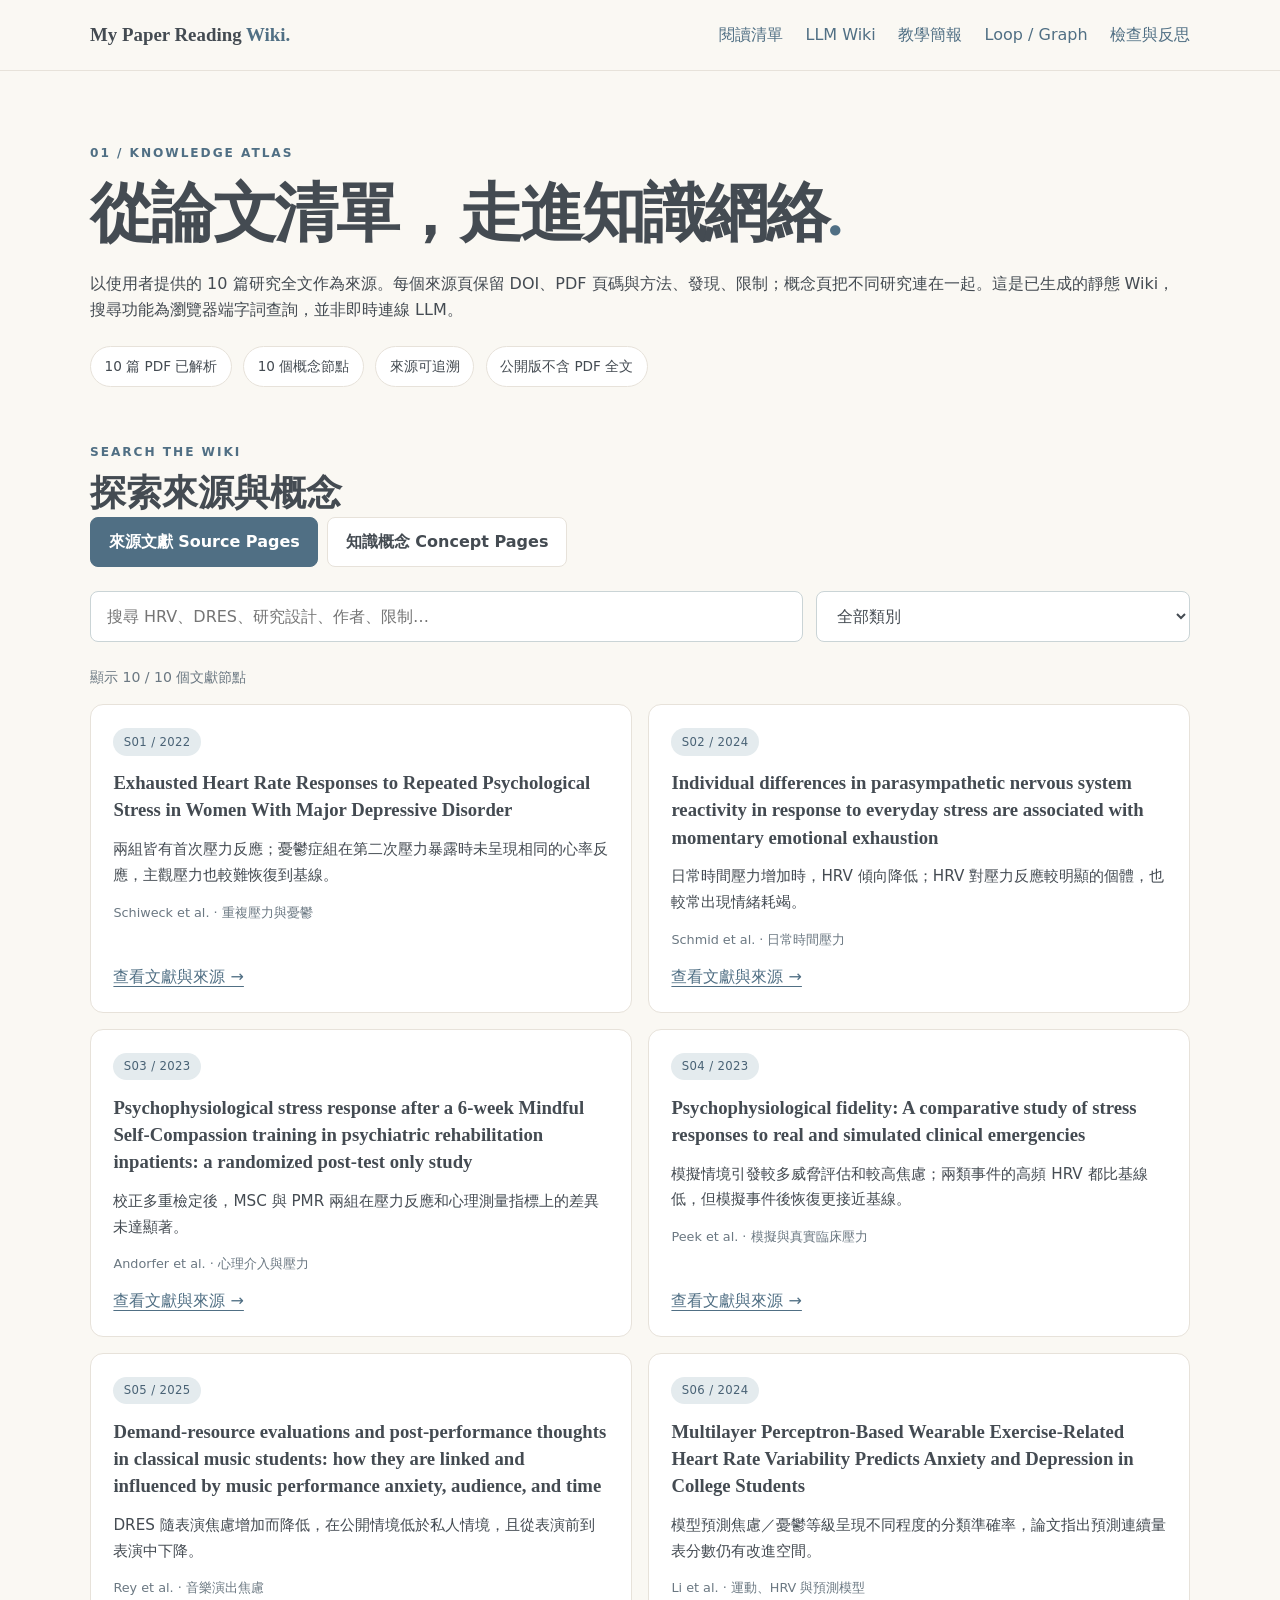
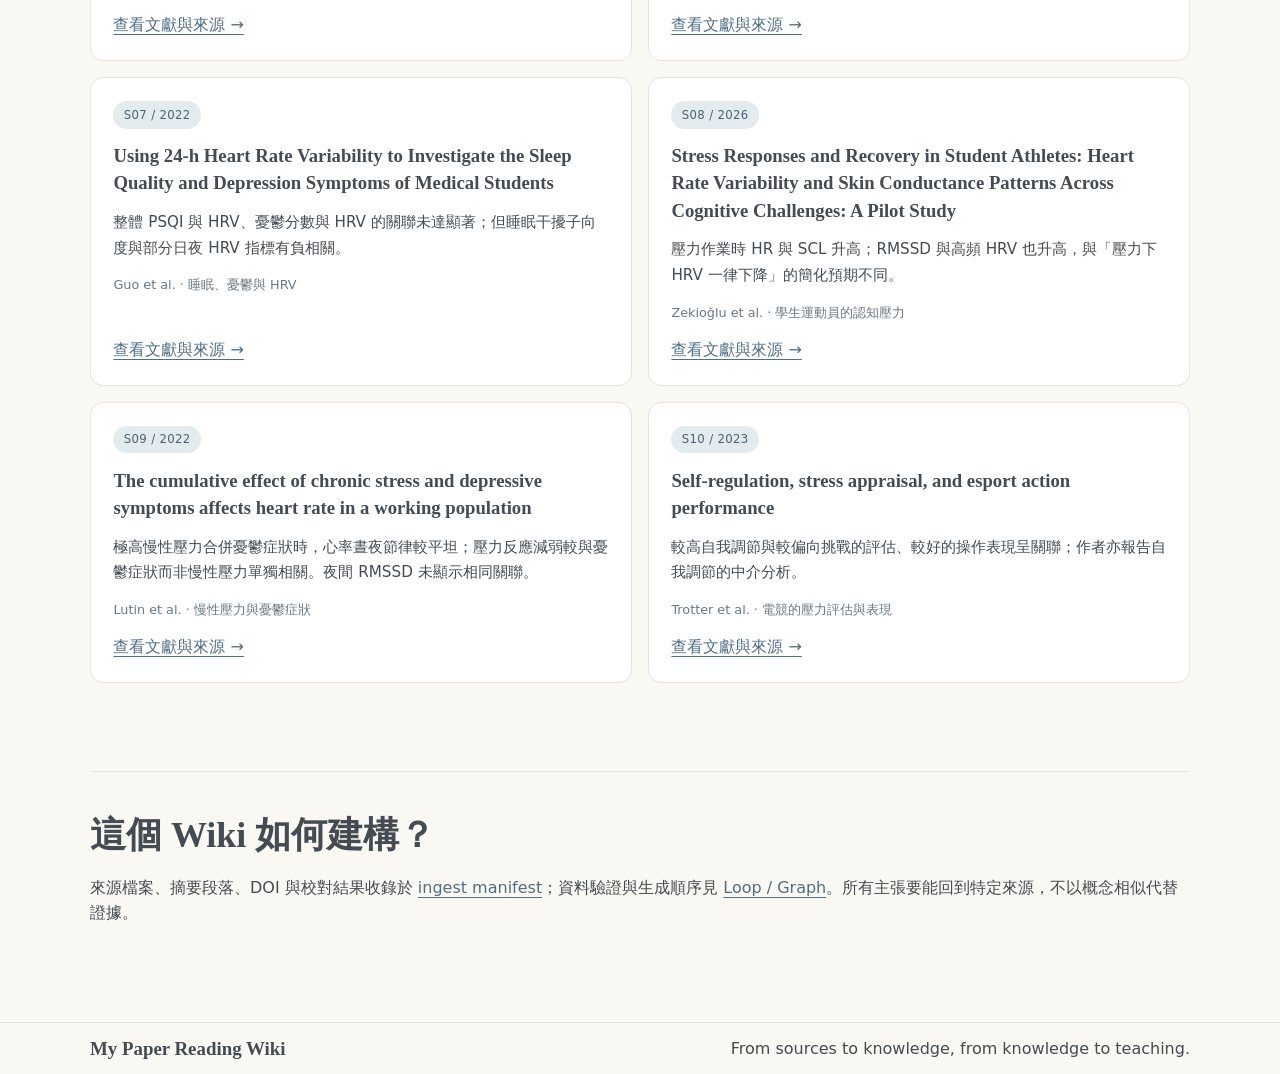
<file: HW10_My_Paper_Reading_Wiki/wiki.html>
<!doctype html><html lang="zh-Hant"><head><meta charset="utf-8"><meta name="viewport" content="width=device-width,initial-scale=1"><meta name="theme-color" content="#faf8f3"><title>知識庫 / LLM Wiki | My Paper Reading Wiki</title><link rel="stylesheet" href="./styles/main.css"><link rel="stylesheet" href="./styles/hw10.css"></head><body><a class="skip-link" href="#main">跳至主要內容</a><header class="site-header"><div class="wrap header-inner"><a class="wordmark" href="./index.html">My Paper Reading <span class="text-accent">Wiki.</span></a><nav aria-label="主要導覽"><a href="./index.html">閱讀清單</a><a href="./wiki.html">LLM Wiki</a><a href="./slides.html">教學簡報</a><a href="./workflow.html">Loop / Graph</a><a href="./evaluation.html">檢查與反思</a></nav></div></header><main id="main" class="wrap"><section class="page-intro"><p class="eyebrow">01 / KNOWLEDGE ATLAS</p><h1>從論文清單，走進知識網絡<span class="text-accent">.</span></h1><p>以使用者提供的 10 篇研究全文作為來源。每個來源頁保留 DOI、PDF 頁碼與方法、發現、限制；概念頁把不同研究連在一起。這是已生成的靜態 Wiki，搜尋功能為瀏覽器端字詞查詢，並非即時連線 LLM。</p><div class="info-strip"><span>10 篇 PDF 已解析</span><span>10 個概念節點</span><span>來源可追溯</span><span>公開版不含 PDF 全文</span></div></section><section aria-labelledby="kb-title"><div class="section-heading"><div><p class="eyebrow">SEARCH THE WIKI</p><h2 id="kb-title">探索來源與概念</h2></div></div><div class="wiki-tabs" role="tablist" aria-label="知識庫檢視"><button id="tab-source" role="tab" aria-selected="true" aria-controls="wiki-results" data-tab="source">來源文獻 Source Pages</button><button id="tab-concept" role="tab" aria-selected="false" aria-controls="wiki-results" data-tab="concept">知識概念 Concept Pages</button></div><div class="wiki-controls"><input id="wiki-query" type="search" aria-label="搜尋 Wiki" placeholder="搜尋 HRV、DRES、研究設計、作者、限制…"><select id="wiki-filter" aria-label="篩選類別"><option value="">全部類別</option></select></div><p id="wiki-count" class="small-note" role="status">正在載入 Wiki…</p><div id="wiki-results" class="wiki-grid" aria-live="polite"></div></section><section id="wiki-detail" class="wiki-detail" hidden></section><section class="closure"><h2>這個 Wiki 如何建構？</h2><p>來源檔案、摘要段落、DOI 與校對結果收錄於 <a href="./data/ingest-manifest.json">ingest manifest</a>；資料驗證與生成順序見 <a href="./workflow.html">Loop / Graph</a>。所有主張要能回到特定來源，不以概念相似代替證據。</p></section></main><script type="module" src="./scripts/wiki.js"></script><footer class="site-footer"><div class="wrap footer-inner"><span>My Paper Reading Wiki</span><span>From sources to knowledge, from knowledge to teaching.</span></div></footer></body></html>
</file>
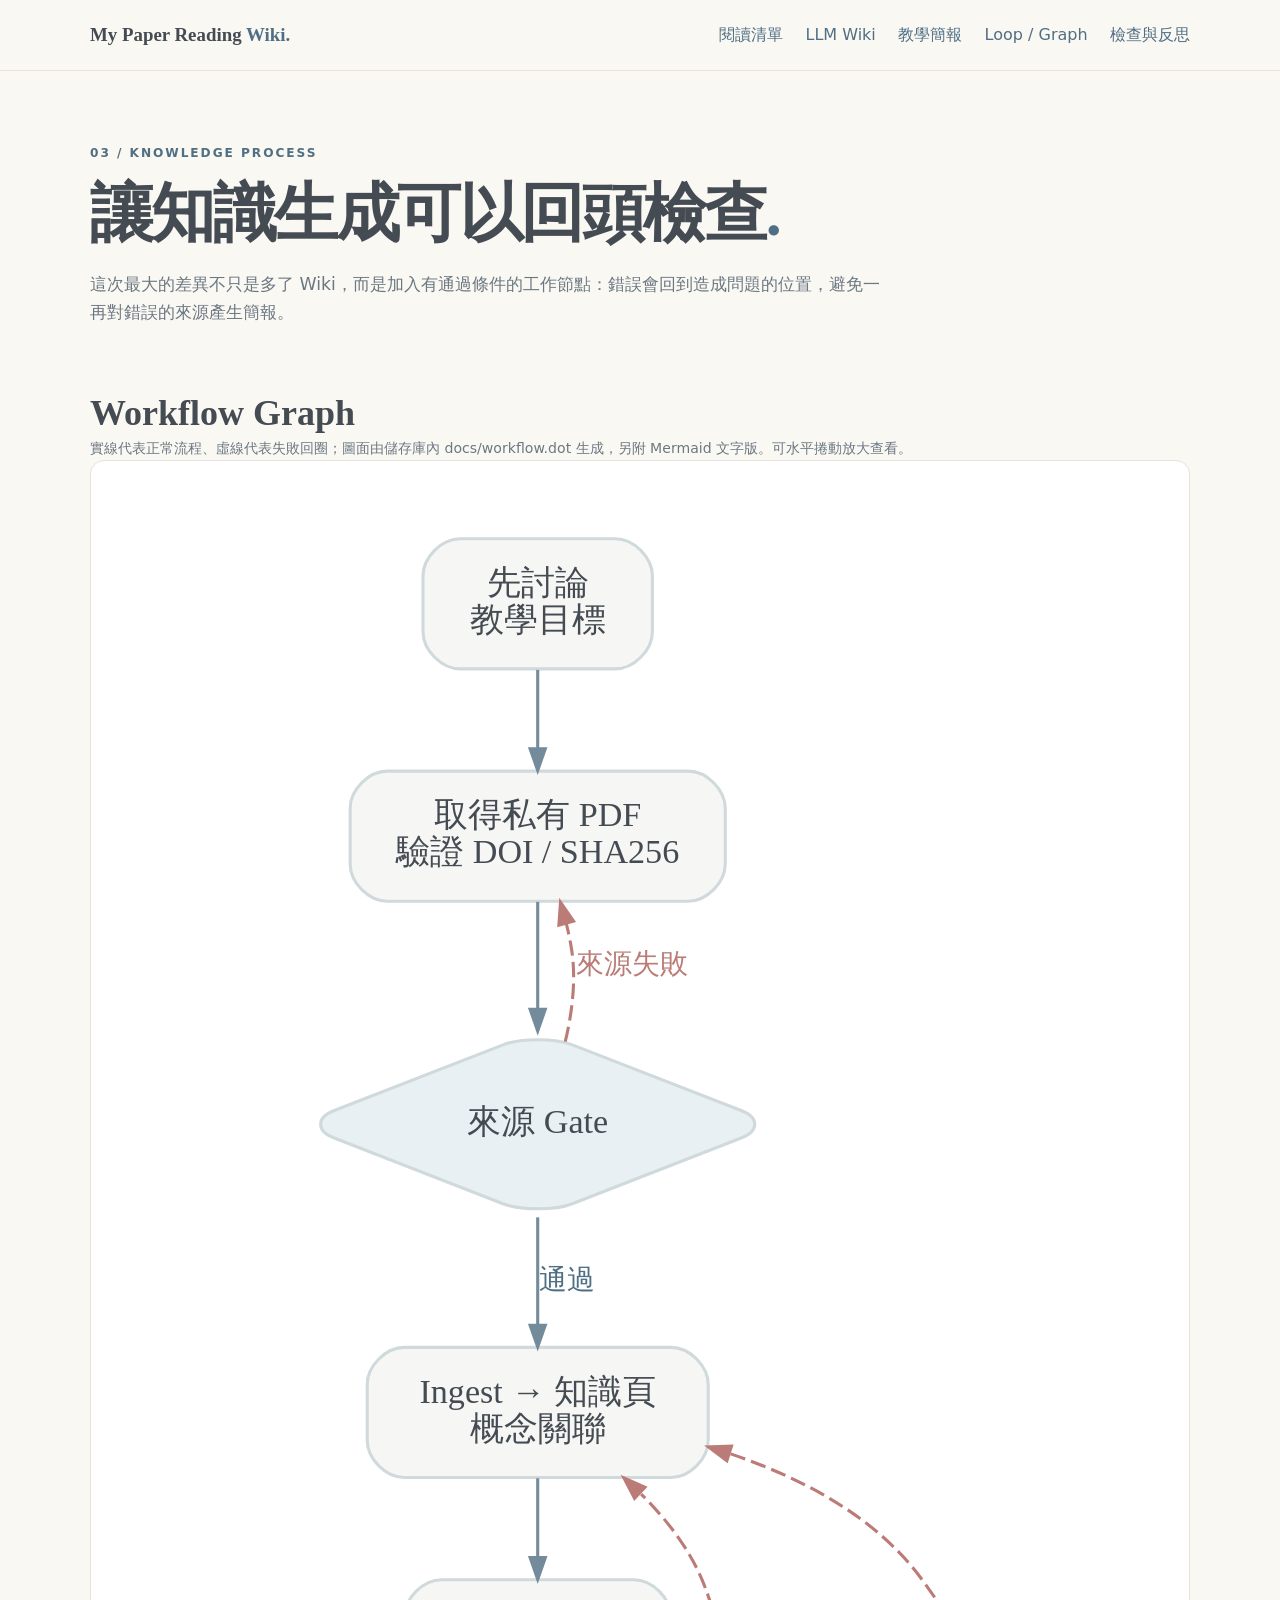
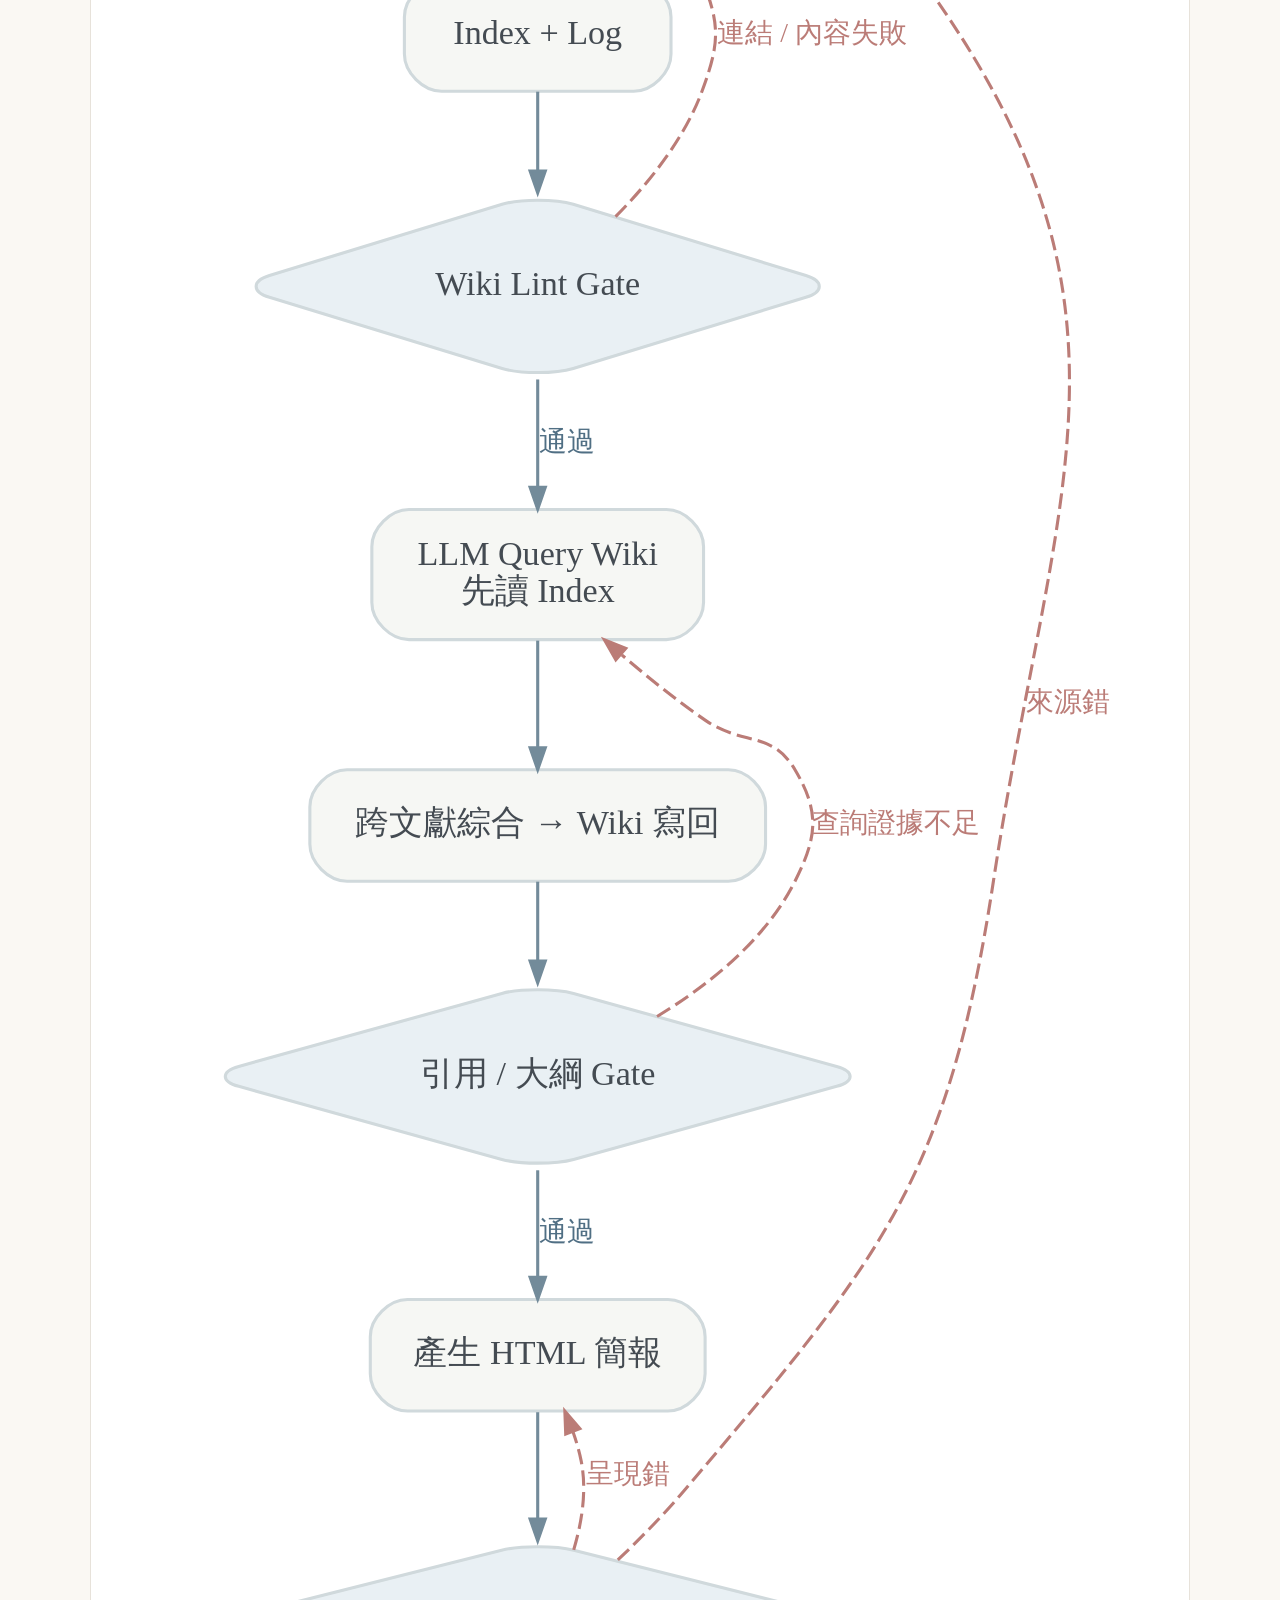
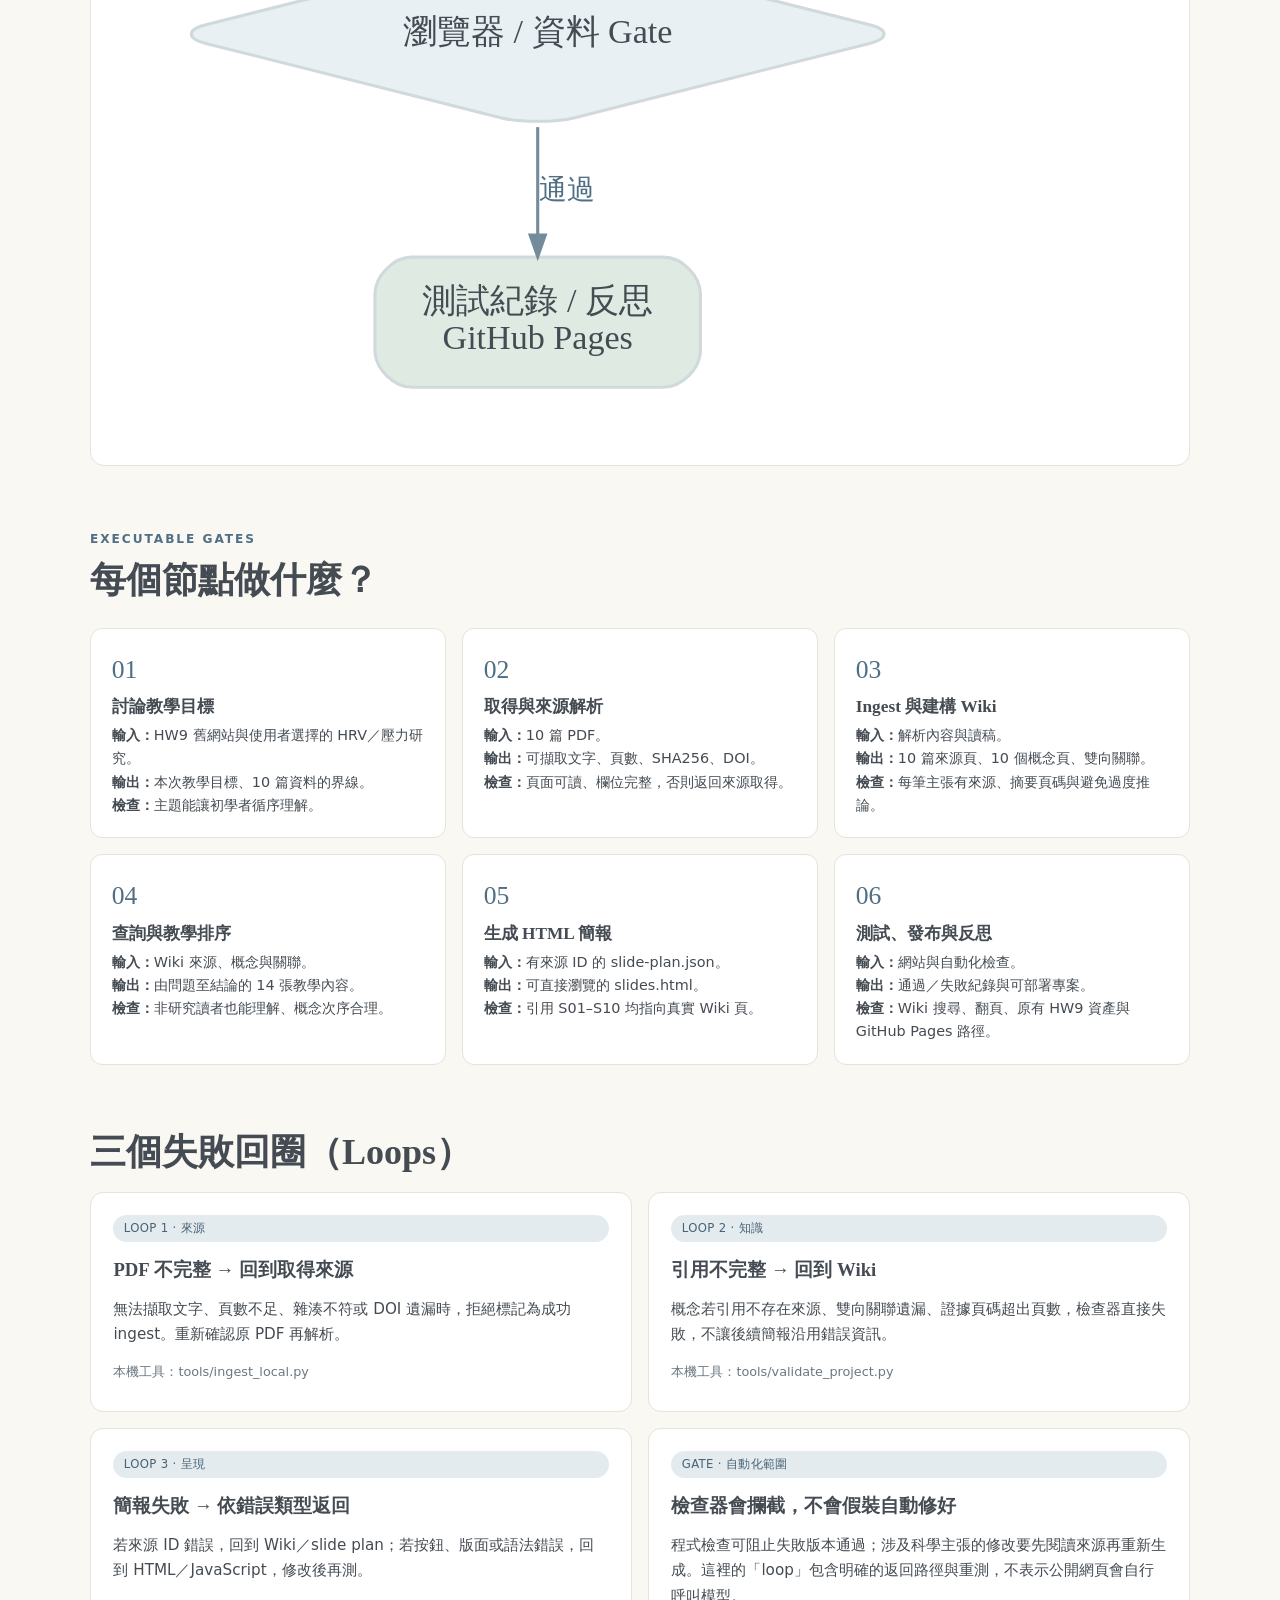
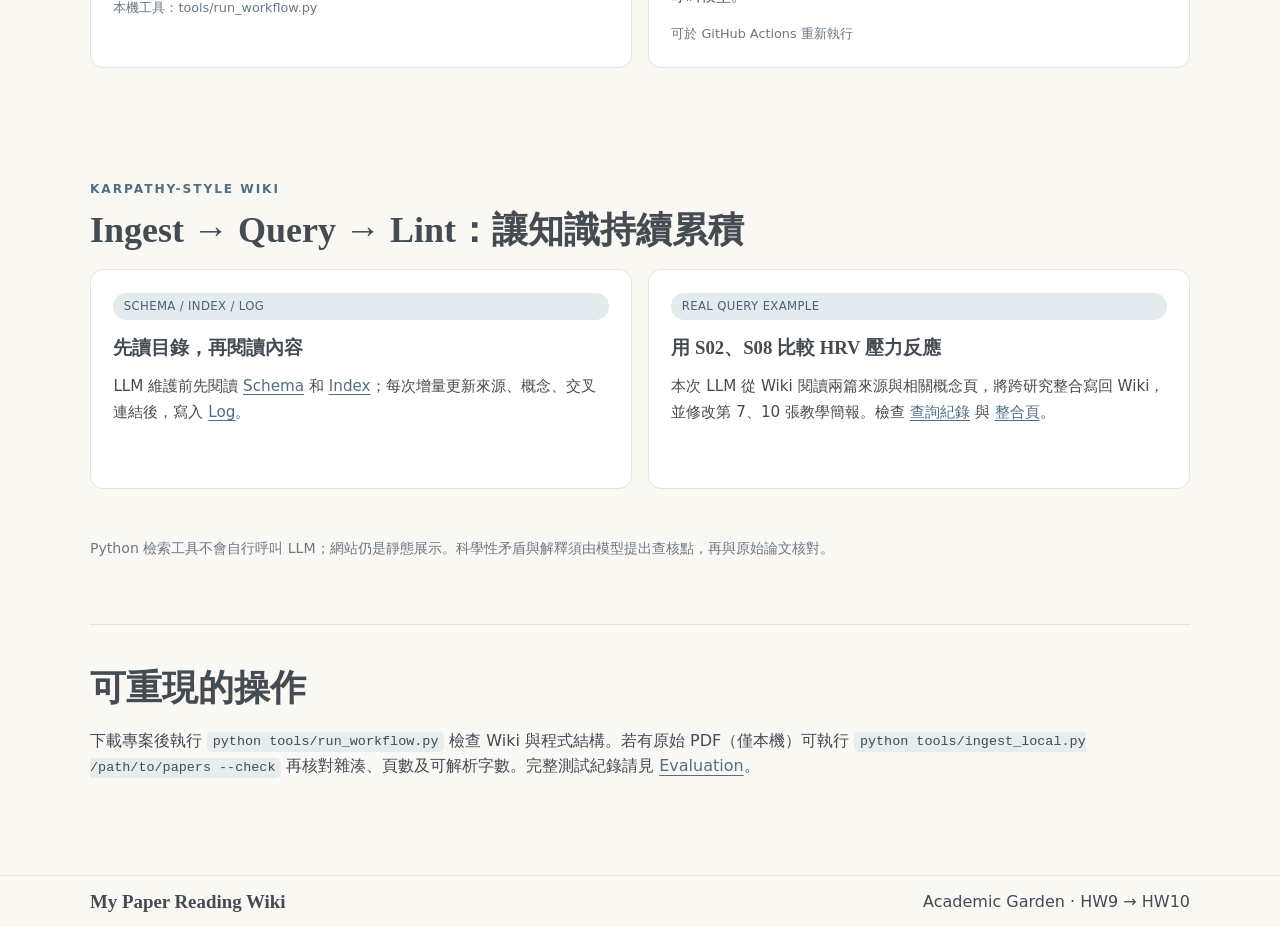
<file: HW10_My_Paper_Reading_Wiki/workflow.html>
<!doctype html><html lang="zh-Hant"><head><meta charset="utf-8"><meta name="viewport" content="width=device-width,initial-scale=1"><title>Loop / Graph | My Paper Reading Wiki</title><link rel="stylesheet" href="./styles/main.css"><link rel="stylesheet" href="./styles/hw10.css"></head><body><a class="skip-link" href="#main">跳至主要內容</a><header class="site-header"><div class="wrap header-inner"><a class="wordmark" href="./index.html">My Paper Reading <span class="text-accent">Wiki.</span></a><nav aria-label="主要導覽"><a href="./index.html">閱讀清單</a><a href="./wiki.html">LLM Wiki</a><a href="./slides.html">教學簡報</a><a href="./workflow.html">Loop / Graph</a><a href="./evaluation.html">檢查與反思</a></nav></div></header><main id="main" class="wrap"><section class="page-intro"><p class="eyebrow">03 / KNOWLEDGE PROCESS</p><h1>讓知識生成可以回頭檢查<span class="text-accent">.</span></h1><p>這次最大的差異不只是多了 Wiki，而是加入有通過條件的工作節點：錯誤會回到造成問題的位置，避免一再對錯誤的來源產生簡報。</p></section>
<section class="section-space"><h2>Workflow Graph</h2><p class="small-note">實線代表正常流程、虛線代表失敗回圈；圖面由儲存庫內 docs/workflow.dot 生成，另附 Mermaid 文字版。可水平捲動放大查看。</p><div class="diagram"><img src="./assets/workflow.svg" alt="Workflow：選題、取得 PDF、來源驗證、Ingest、Wiki 驗證、查詢 Wiki、產生 HTML、測試。驗證失敗會返回相應步驟。" style="width:100%;min-width:680px"></div></section>
<section class="section-space"><p class="eyebrow">EXECUTABLE GATES</p><h2>每個節點做什麼？</h2><div class="flow-steps">
<article class="flow-step"><span class="num">01</span><h3>討論教學目標</h3><p><strong>輸入：</strong>HW9 舊網站與使用者選擇的 HRV／壓力研究。<br><strong>輸出：</strong>本次教學目標、10 篇資料的界線。<br><strong>檢查：</strong>主題能讓初學者循序理解。</p></article>
<article class="flow-step"><span class="num">02</span><h3>取得與來源解析</h3><p><strong>輸入：</strong>10 篇 PDF。<br><strong>輸出：</strong>可擷取文字、頁數、SHA256、DOI。<br><strong>檢查：</strong>頁面可讀、欄位完整，否則返回來源取得。</p></article>
<article class="flow-step"><span class="num">03</span><h3>Ingest 與建構 Wiki</h3><p><strong>輸入：</strong>解析內容與讀稿。<br><strong>輸出：</strong>10 篇來源頁、10 個概念頁、雙向關聯。<br><strong>檢查：</strong>每筆主張有來源、摘要頁碼與避免過度推論。</p></article>
<article class="flow-step"><span class="num">04</span><h3>查詢與教學排序</h3><p><strong>輸入：</strong>Wiki 來源、概念與關聯。<br><strong>輸出：</strong>由問題至結論的 14 張教學內容。<br><strong>檢查：</strong>非研究讀者也能理解、概念次序合理。</p></article>
<article class="flow-step"><span class="num">05</span><h3>生成 HTML 簡報</h3><p><strong>輸入：</strong>有來源 ID 的 slide-plan.json。<br><strong>輸出：</strong>可直接瀏覽的 slides.html。<br><strong>檢查：</strong>引用 S01–S10 均指向真實 Wiki 頁。</p></article>
<article class="flow-step"><span class="num">06</span><h3>測試、發布與反思</h3><p><strong>輸入：</strong>網站與自動化檢查。<br><strong>輸出：</strong>通過／失敗紀錄與可部署專案。<br><strong>檢查：</strong>Wiki 搜尋、翻頁、原有 HW9 資產與 GitHub Pages 路徑。</p></article>
</div></section>
<section class="section-space"><h2>三個失敗回圈（Loops）</h2><div class="wiki-grid">
<article class="wiki-card"><span class="tag">LOOP 1 · 來源</span><h3>PDF 不完整 → 回到取得來源</h3><p>無法擷取文字、頁數不足、雜湊不符或 DOI 遺漏時，拒絕標記為成功 ingest。重新確認原 PDF 再解析。</p><small>本機工具：tools/ingest_local.py</small></article>
<article class="wiki-card"><span class="tag">LOOP 2 · 知識</span><h3>引用不完整 → 回到 Wiki</h3><p>概念若引用不存在來源、雙向關聯遺漏、證據頁碼超出頁數，檢查器直接失敗，不讓後續簡報沿用錯誤資訊。</p><small>本機工具：tools/validate_project.py</small></article>
<article class="wiki-card"><span class="tag">LOOP 3 · 呈現</span><h3>簡報失敗 → 依錯誤類型返回</h3><p>若來源 ID 錯誤，回到 Wiki／slide plan；若按鈕、版面或語法錯誤，回到 HTML／JavaScript，修改後再測。</p><small>本機工具：tools/run_workflow.py</small></article>
<article class="wiki-card"><span class="tag">GATE · 自動化範圍</span><h3>檢查器會攔截，不會假裝自動修好</h3><p>程式檢查可阻止失敗版本通過；涉及科學主張的修改要先閱讀來源再重新生成。這裡的「loop」包含明確的返回路徑與重測，不表示公開網頁會自行呼叫模型。</p><small>可於 GitHub Actions 重新執行</small></article>
</div></section>
<section class="section-space"><p class="eyebrow">KARPATHY-STYLE WIKI</p><h2>Ingest → Query → Lint：讓知識持續累積</h2><div class="wiki-grid"><article class="wiki-card"><span class="tag">SCHEMA / INDEX / LOG</span><h3>先讀目錄，再閱讀內容</h3><p>LLM 維護前先閱讀 <a href="./wiki/SCHEMA.md">Schema</a> 和 <a href="./wiki/index.md">Index</a>；每次增量更新來源、概念、交叉連結後，寫入 <a href="./wiki/log.md">Log</a>。</p></article><article class="wiki-card"><span class="tag">REAL QUERY EXAMPLE</span><h3>用 S02、S08 比較 HRV 壓力反應</h3><p>本次 LLM 從 Wiki 閱讀兩篇來源與相關概念頁，將跨研究整合寫回 Wiki，並修改第 7、10 張教學簡報。檢查 <a href="./docs/llm-query-trace.md">查詢紀錄</a> 與 <a href="./wiki/syntheses/hrv-across-contexts.md">整合頁</a>。</p></article></div><p class="small-note">Python 檢索工具不會自行呼叫 LLM；網站仍是靜態展示。科學性矛盾與解釋須由模型提出查核點，再與原始論文核對。</p></section>
<section class="closure"><h2>可重現的操作</h2><p>下載專案後執行 <code class="code-inline">python tools/run_workflow.py</code> 檢查 Wiki 與程式結構。若有原始 PDF（僅本機）可執行 <code class="code-inline">python tools/ingest_local.py /path/to/papers --check</code> 再核對雜湊、頁數及可解析字數。完整測試紀錄請見 <a href="./evaluation.html">Evaluation</a>。</p></section></main><footer class="site-footer"><div class="wrap footer-inner"><span>My Paper Reading Wiki</span><span>Academic Garden · HW9 → HW10</span></div></footer></body></html>
</file>
<file: HW10_My_Paper_Reading_Wiki/styles/main.css>
:root {
  --background: #faf8f3;
  --surface: #fff;
  --blue: #7c95a8;
  --accent: #506f84;
  --ink: #444b52;
  --line: #e7e2da;
  --mist: #e4ebee;
  --heading: "Noto Serif TC", Georgia, "Songti TC", serif;
  --body: "Noto Sans TC", system-ui, sans-serif;
}

* { box-sizing: border-box; }
[hidden] { display: none !important; }

body {
  display: flex;
  flex-direction: column;
  min-height: 100vh;
  margin: 0;
  color: var(--ink);
  background: var(--background);
  font: 1rem/1.6 var(--body);
  overflow-wrap: anywhere;
}

main { flex: 1; }
h1, h2, h3, p, dl, dd, figure { margin: 0; }
h1, h2, h3 { font-family: var(--heading); line-height: 1.3; }
h2 { font-size: clamp(1.65rem, 4vw, 2.25rem); }
a { color: var(--accent); text-underline-offset: .22em; }
a:hover { color: var(--ink); }
:focus-visible { outline: 3px solid var(--accent); outline-offset: 4px; }
img, svg { display: block; max-width: 100%; }
input, select, button { font: inherit; }

.wrap { width: min(1100px, calc(100% - 3rem)); margin-inline: auto; }
.skip-link {
  position: fixed;
  top: .75rem;
  left: .75rem;
  z-index: 1;
  clip-path: inset(50%);
  padding: .5rem 1rem;
  background: var(--surface);
}
.skip-link:focus { clip-path: none; }
.sr-only {
  position: absolute;
  width: 1px;
  height: 1px;
  overflow: hidden;
  clip-path: inset(50%);
  white-space: nowrap;
}

.site-header { border-bottom: 1px solid var(--line); }
.header-inner, .footer-inner {
  display: flex;
  flex-wrap: wrap;
  align-items: center;
  justify-content: space-between;
  column-gap: 1.5rem;
  padding-block: .8rem;
}
.wordmark, .footer-inner span:first-child {
  color: var(--ink);
  font: bold 1.18rem/1.35 Georgia, serif;
  text-decoration: none;
}
nav { display: flex; flex-wrap: wrap; gap: .25rem 1.4rem; }
nav a {
  display: inline-flex;
  align-items: center;
  min-height: 44px;
  text-decoration: none;
}
nav a:hover { text-decoration: underline; }

.welcome {
  display: grid;
  grid-template-columns: minmax(0, 1.25fr) minmax(0, 1fr);
  align-items: center;
  gap: 1rem;
  padding-block: clamp(3rem, 8vw, 6rem);
  border-bottom: 1px solid var(--line);
}
.eyebrow {
  margin-bottom: .55rem;
  color: var(--accent);
  font: 700 .76rem/1.5 var(--body);
  letter-spacing: .16em;
}
.welcome h1 {
  font: 500 clamp(2.7rem, 7.4vw, 6.2rem)/.99 Georgia, serif;
  letter-spacing: -.055em;
}
.title-dot { color: var(--accent); }
.hero-description { max-width: 34ch; margin-block: 1.4rem; }
.hero-art svg { width: 100%; }
.button {
  display: inline-flex;
  min-height: 44px;
  align-items: center;
  justify-content: center;
  gap: .45rem;
  padding: .55rem 1rem;
  border: 1px solid var(--accent);
  border-radius: 8px;
  background: var(--accent);
  color: var(--surface);
  cursor: pointer;
  text-decoration: none;
}
.button:hover { background: var(--ink); border-color: var(--ink); color: var(--surface); }
.button.secondary { background: var(--surface); color: var(--accent); }
.button.secondary:hover:not(:disabled) { background: var(--mist); }
.button:disabled { opacity: .55; cursor: default; }

.stats-section { margin-top: 2rem; }
.small-heading { margin-bottom: .7rem; font-size: 1.1rem; }
.stats {
  display: grid;
  grid-template-columns: repeat(3, minmax(0, 1fr));
  border: 1px solid var(--line);
  border-radius: 12px;
  background: var(--surface);
}
.stats div { padding: .85rem clamp(.6rem, 4vw, 2rem); }
.stats div + div { border-inline-start: 1px solid var(--line); }
.stats dd { font: 400 clamp(1.9rem, 4vw, 2.8rem)/1.2 Georgia, serif; color: var(--accent); }

.collection { margin-top: 3.25rem; scroll-margin-top: 1rem; }
.section-heading {
  display: flex;
  flex-wrap: wrap;
  align-items: end;
  justify-content: space-between;
  gap: .5rem 1rem;
}
.jump-link { display: inline-flex; gap: .35rem; align-items: center; min-height: 44px; }
.notice {
  margin-top: .9rem;
  padding: 1rem 1.2rem;
  border: 1px dashed var(--blue);
  border-radius: 12px;
}
#load-error { border-style: solid; background: var(--surface); }

.card-grid {
  display: grid;
  grid-template-columns: repeat(2, minmax(0, 1fr));
  gap: 1rem;
}
.card-grid:not(:empty) { margin-top: 1rem; }
.paper-card, .summary-panel, .filter-panel, .player {
  border: 1px solid var(--line);
  border-radius: 12px;
  background: var(--surface);
}
.paper-card { overflow: hidden; }
.card-body { display: grid; gap: .65rem; padding: 1.25rem; }
.card-body h3 { font-size: 1.3rem; }
.card-body h3 a { color: var(--ink); text-decoration: none; }
.card-body h3 a:hover { text-decoration: underline; }
.card-links { display: flex; flex-wrap: wrap; gap: .2rem 1rem; }
.badges { display: flex; flex-wrap: wrap; gap: .35rem; }
.badge {
  max-width: 100%;
  padding: .2rem .6rem;
  border-radius: 8px;
  background: var(--mist);
  font-size: .88rem;
}
.badge.status { background: var(--background); border: 1px solid var(--line); }
.slide-stage {
  position: relative;
  display: grid;
  place-items: center;
  aspect-ratio: 16 / 9;
  background: var(--mist);
}
.slide-stage img {
  position: absolute;
  inset: 0;
  width: 100%;
  height: 100%;
  object-fit: contain;
}
.slide-stage p { padding-inline: .75rem; text-align: center; }

.filter-panel { margin-top: 1rem; padding: clamp(1rem, 3vw, 1.5rem); }
.filter-panel fieldset {
  display: grid;
  grid-template-columns: minmax(0, 1.5fr) repeat(3, minmax(0, 1fr));
  gap: .9rem;
  min-width: 0;
  padding: 0;
  margin: 0;
  border: 0;
}
.filter-panel label { display: grid; align-content: start; gap: .3rem; }
.filter-panel input, .filter-panel select {
  width: 100%;
  min-width: 0;
  min-height: 44px;
  padding: .45rem .55rem;
  border: 1px solid var(--blue);
  border-radius: 8px;
  color: var(--ink);
  background: var(--surface);
}
.filter-actions, .filter-links {
  display: flex;
  align-items: center;
  flex-wrap: wrap;
  gap: .5rem 1rem;
}
.filter-actions { margin-top: 1rem; }
.filter-count { margin-inline-end: auto; }
.filter-links a { display: inline-flex; align-items: center; min-height: 44px; }

.detail { padding-top: 2rem; }
.detail .eyebrow { margin-top: 1.3rem; }
.detail h1 { font-size: clamp(2rem, 5vw, 3.65rem); }
.bibliography {
  display: grid;
  grid-template-columns: minmax(0, 2fr) repeat(3, minmax(0, 1fr));
  gap: 1rem;
  margin-block: 1.4rem;
  padding-block: 1rem;
  border-block: 1px solid var(--line);
}
.bibliography dt { font-weight: 700; }
.summary-panel { margin-top: 2rem; padding: clamp(1rem, 4vw, 2rem); }
.summary-panel p { margin-top: .7rem; white-space: pre-line; }
.presentation { margin-top: 2rem; }
.player { overflow: hidden; margin-top: .9rem; }
.player-controls {
  display: flex;
  flex-wrap: wrap;
  justify-content: space-between;
  align-items: center;
  gap: .5rem;
  padding: clamp(.5rem, 2vw, 1rem);
}
.player-controls .button { padding-inline: .65rem; }

.site-footer { margin-top: 3.5rem; border-top: 1px solid var(--line); }

@media (max-width: 950px) {
  .filter-panel fieldset { grid-template-columns: repeat(2, minmax(0, 1fr)); }
}

@media (max-width: 768px) {
  .welcome { grid-template-columns: minmax(0, 1fr); padding-block: 2.5rem 1.5rem; }
  .hero-art { width: min(72%, 260px); justify-self: center; }
  .card-grid, .filter-panel fieldset { grid-template-columns: minmax(0, 1fr); }
  .bibliography { grid-template-columns: repeat(2, minmax(0, 1fr)); }
}

@media (max-width: 460px) {
  .wrap { width: calc(100% - 2rem); }
  .header-inner { padding-bottom: .3rem; }
  .wordmark { flex-basis: 100%; }
  .stats { font-size: .93rem; }
}
</file>
<file: HW10_My_Paper_Reading_Wiki/styles/hw10.css>
/* HW10 extensions. HW9 core palette, typography, cards and data remain unchanged. */
:root{--muted:#6b7882;--hairline:#ddd9d2;--paper:#fffdf9;--soft:#eef1f0;--forest:#344c52}
.text-accent{color:var(--accent)}.hw10-highlights{display:grid;grid-template-columns:repeat(3,minmax(0,1fr));gap:1rem;margin:1.6rem 0 3rem}.hw10-highlights a{display:flex;flex-direction:column;gap:.45rem;text-decoration:none;padding:1.6rem;border:1px solid var(--line);border-radius:12px;background:#fff}.hw10-highlights strong{font-family:var(--heading);font-size:1.22rem;color:var(--ink)}.hw10-highlights a span:last-child{color:var(--muted);font-size:.9rem}
.page-intro{padding:4.6rem 0 2rem}.page-intro h1{max-width:820px;font-size:clamp(2.3rem,6vw,4rem);margin:.6rem 0 1rem;letter-spacing:-.04em}.page-intro p:last-child{max-width:800px;font-size:1.08rem;color:var(--muted)}.eyebrow{letter-spacing:.16em}.section-space{margin:2rem 0 4rem}.small-note{font-size:.88rem;color:var(--muted)}
.info-strip{display:flex;flex-wrap:wrap;gap:.7rem;margin:1.5rem 0}.info-strip span{padding:.52rem .85rem;border:1px solid var(--line);border-radius:50px;background:#fff;font-size:.85rem}.stat-strong{font-size:1.7rem;font-family:Georgia,serif;color:var(--accent)}
.wiki-controls{display:flex;gap:.8rem;flex-wrap:wrap;margin:1.5rem 0}.wiki-controls input,.wiki-controls select{padding:.72rem 1rem;min-height:46px;border:1px solid #cad4d6;border-radius:8px;background:#fff;color:var(--ink)}.wiki-controls input{flex:2;min-width:220px}.wiki-controls select{flex:1;min-width:160px}
.wiki-tabs{display:flex;gap:.55rem;flex-wrap:wrap}.wiki-tabs button{padding:.72rem 1.1rem;border:1px solid var(--line);border-radius:8px;background:#fff;cursor:pointer;color:var(--ink);font-weight:600}.wiki-tabs button[aria-selected=true]{background:var(--accent);border-color:var(--accent);color:#fff}
.wiki-grid{display:grid;grid-template-columns:repeat(2,minmax(0,1fr));gap:1rem;padding:1rem 0 3rem}.wiki-card{background:#fff;border:1px solid var(--line);border-radius:13px;padding:1.4rem;min-height:220px;display:flex;flex-direction:column;gap:.85rem}.wiki-card h3{font:600 1.17rem/1.45 var(--heading)}.wiki-card p{font-size:.95rem;line-height:1.7}.wiki-card small{font-size:.8rem;color:var(--muted)}.wiki-card a{margin-top:auto;align-self:flex-start}.wiki-card .tag,.tag{display:inline-block;background:var(--mist);color:#496275;border-radius:30px;font-size:.73rem;padding:.27rem .65rem;letter-spacing:.03em}
.wiki-detail{background:#fff;border:1px solid var(--line);border-radius:15px;padding:clamp(1.4rem,3vw,2.6rem);margin:1rem 0 2rem}.wiki-detail h2{font-size:clamp(1.45rem,3vw,2.25rem);margin:.4rem 0 1rem}.wiki-detail dl{display:grid;grid-template-columns:180px 1fr;gap:.8rem 1.2rem;margin:1.6rem 0}.wiki-detail dt{font-weight:700;color:var(--accent)}.wiki-detail dd{margin:0}.callout{padding:1.15rem 1.4rem;border-left:4px solid var(--accent);background:#edf1f1;border-radius:0 8px 8px 0;margin:1.2rem 0}.citation-list{display:flex;gap:.6rem;flex-wrap:wrap;margin:1rem 0}.citation-list a{font-size:.84rem;padding:.3rem .6rem;border:1px solid #c9d3d5;background:#f7f9f9;border-radius:20px;text-decoration:none}
.closure{padding:2.5rem 0;border-top:1px solid var(--line);margin-top:2.5rem}.closure h2{margin-bottom:1rem}
.flow-steps{display:grid;grid-template-columns:repeat(3,minmax(0,1fr));gap:1rem;margin:1.5rem 0}.flow-step{border:1px solid var(--line);border-radius:12px;background:#fff;padding:1.3rem}.flow-step .num{color:var(--accent);font-family:Georgia,serif;font-size:1.6rem}.flow-step h3{font-size:1.08rem;margin:.35rem 0}.flow-step p{font-size:.9rem}.diagram{padding:1.4rem;border:1px solid var(--line);border-radius:14px;background:#fff;overflow-x:auto}.diagram svg{max-width:none;width:100%;min-width:700px;height:auto}.diagram text{font-family:var(--body);fill:#344952;font-size:13px}.diagram .node{fill:#f0f4f4;stroke:#8099a5;stroke-width:1.5}.diagram .gate{fill:#fffaf1;stroke:#b49470;stroke-width:1.8}.diagram .return{fill:none;stroke:#a27066;stroke-width:2;stroke-dasharray:5 5}.diagram .arrow{fill:none;stroke:#5c7b87;stroke-width:2}
.data-table{width:100%;border-collapse:collapse;margin:1rem 0 2.5rem;background:#fff}.data-table th,.data-table td{padding:.9rem;text-align:left;border-bottom:1px solid var(--line);vertical-align:top;font-size:.92rem}.data-table th{background:#eaf0f1;font-weight:700}.data-table .pass{font-weight:700;color:#356550}.data-table .fail{font-weight:700;color:#954b3a}.code-inline{font-family:ui-monospace,monospace;font-size:.84rem;background:#e7edee;padding:.15rem .35rem;border-radius:5px}
.slides-root{max-width:1180px;margin:0 auto;padding:2rem 1.2rem 4rem}.slide-stage{min-height:clamp(430px,62vw,650px);display:flex;flex-direction:column;background:linear-gradient(140deg,#fff 4%,#f8f8f4 60%,#edf2f2 100%);border:1px solid #d9e1df;border-radius:16px;padding:clamp(1.5rem,4vw,3.6rem);box-shadow:0 28px 70px #405d6513;position:relative;overflow:hidden}.slide-stage:before{content:'';position:absolute;width:260px;height:260px;border:1px dashed #bdd0d0;border-radius:50%;right:-90px;top:-90px;pointer-events:none}.teaching-slide{display:none;flex:1;position:relative;z-index:1}.teaching-slide.current{display:flex;flex-direction:column}.slide-label{font:700 .82rem/1.4 var(--body);color:var(--accent);letter-spacing:.17em;text-transform:uppercase}.teaching-slide h2{font-family:var(--heading);font-size:clamp(1.7rem,4.3vw,3.2rem);max-width:800px;margin:.75rem 0 1.3rem;line-height:1.25}.teaching-slide .slide-lead{font-size:clamp(1rem,1.8vw,1.25rem);color:#5a6771;max-width:860px}.slide-points{list-style:none;padding:0;margin:2rem 0;max-width:880px;display:grid;gap:.9rem}.slide-points li{padding:1rem 1.2rem;background:#fff;border:1px solid #e1e6e4;border-radius:10px;font-size:clamp(.92rem,1.4vw,1.06rem)}.slide-points li:before{content:'✦';color:#86a0a9;margin-right:.7rem}.slide-bottom{margin-top:auto;display:flex;align-items:center;gap:1rem;justify-content:space-between;flex-wrap:wrap}.slide-tip{font-size:.9rem;color:var(--accent);font-weight:600}.slide-cites{display:flex;gap:.4rem;flex-wrap:wrap}.slide-cites a{font-size:.77rem;text-decoration:none;background:#e5edee;border-radius:20px;padding:.3rem .65rem}.slide-toolbar{display:flex;flex-wrap:wrap;align-items:center;justify-content:space-between;gap:.7rem;padding:1.25rem 0}.slide-toolbar button,.mini-button{min-height:43px;border:1px solid #adbec2;border-radius:8px;background:#fff;color:#3e626c;cursor:pointer;padding:.6rem 1rem;font-weight:650}.slide-toolbar button:disabled{opacity:.35;cursor:not-allowed}.slide-meter{flex:1;max-width:270px;background:#dce5e6;height:7px;border-radius:20px;overflow:hidden}.slide-meter div{background:#678694;height:100%;transition:width .2s}.note-box{background:#fff;border:1px solid var(--line);padding:1.1rem;border-radius:12px;margin:.5rem 0 2rem}.quiz-box{margin:1.1rem 0}.quiz-options{display:flex;flex-direction:column;align-items:flex-start;gap:.5rem;margin:.6rem 0}.quiz-options button{background:#fff;border:1px solid #b9c8ca;border-radius:9px;padding:.7rem 1rem;cursor:pointer;text-align:left;color:var(--ink);max-width:800px}.quiz-options button:hover{border-color:#597f8e}.quiz-feedback{font-weight:600;margin:.6rem 0}.quiz-feedback[data-state=wrong]{color:#9d4d42}.quiz-feedback[data-state=right]{color:#2c7154}
@media(max-width:750px){.hw10-highlights,.wiki-grid,.flow-steps{grid-template-columns:1fr}.page-intro{padding:2.4rem 0 1rem}.wiki-detail dl{grid-template-columns:1fr}.wiki-detail dt{margin-top:.3rem}.diagram svg{width:850px}.slide-stage{min-height:600px}.slide-toolbar{justify-content:center}.slide-meter{order:-1;flex-basis:100%;max-width:100%}.data-table{display:block;overflow-x:auto}.header-inner nav{gap:.15rem .75rem}nav a{font-size:.83rem}.slide-points{margin:1rem 0}.slide-points li{padding:.75rem}}
@media(prefers-reduced-motion:reduce){*{scroll-behavior:auto!important;transition:none!important}}

/* Regression fix 2026-11-23: HW9 slide-stage used aspect-ratio:16/9, which forced HW10 slides to 1086px on a 390px phone. Scope fix to teaching deck only. */
.slides-root .slide-stage{aspect-ratio:auto;width:100%;min-width:0}
.slides-root .slide-stage p{padding-inline:0;text-align:left}
@media(max-width:750px){.slides-root .slide-stage{min-height:600px}.slide-bottom{align-items:flex-start}.slide-points li{overflow-wrap:anywhere}}
</file>
